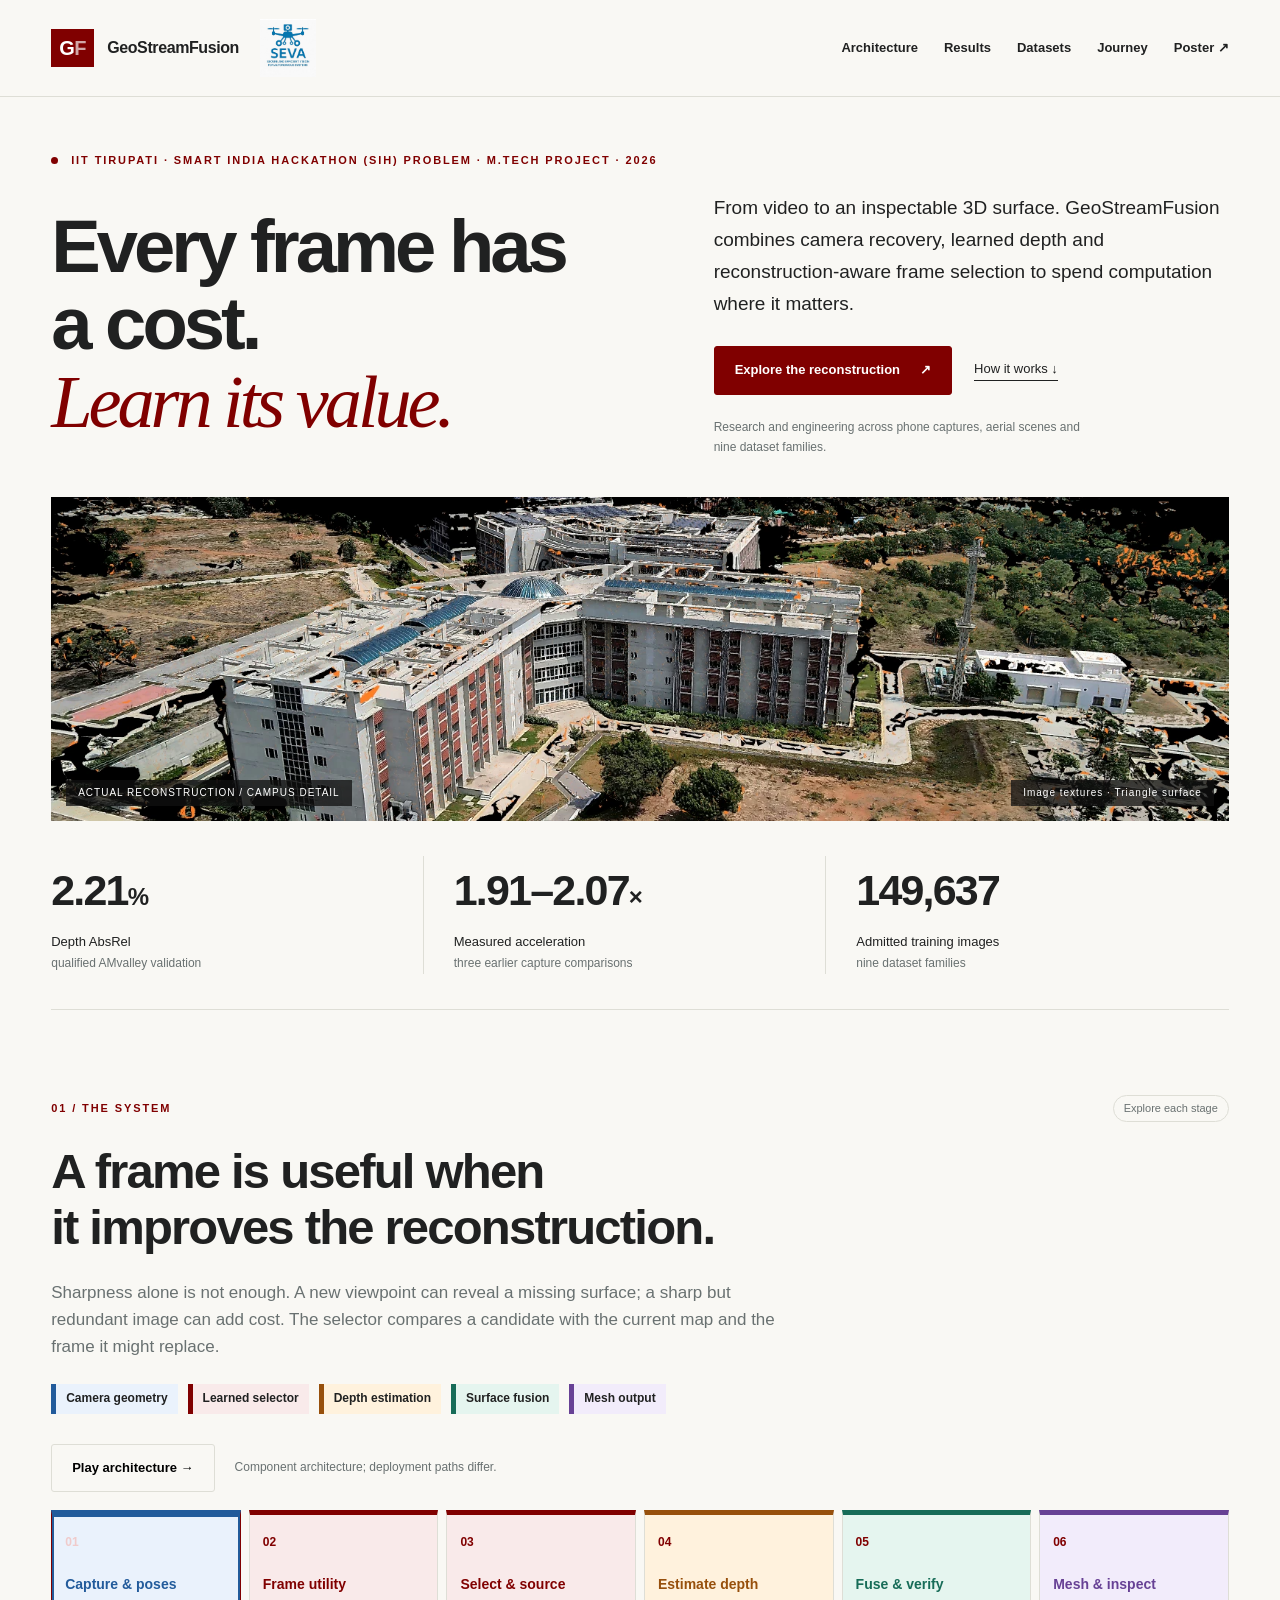
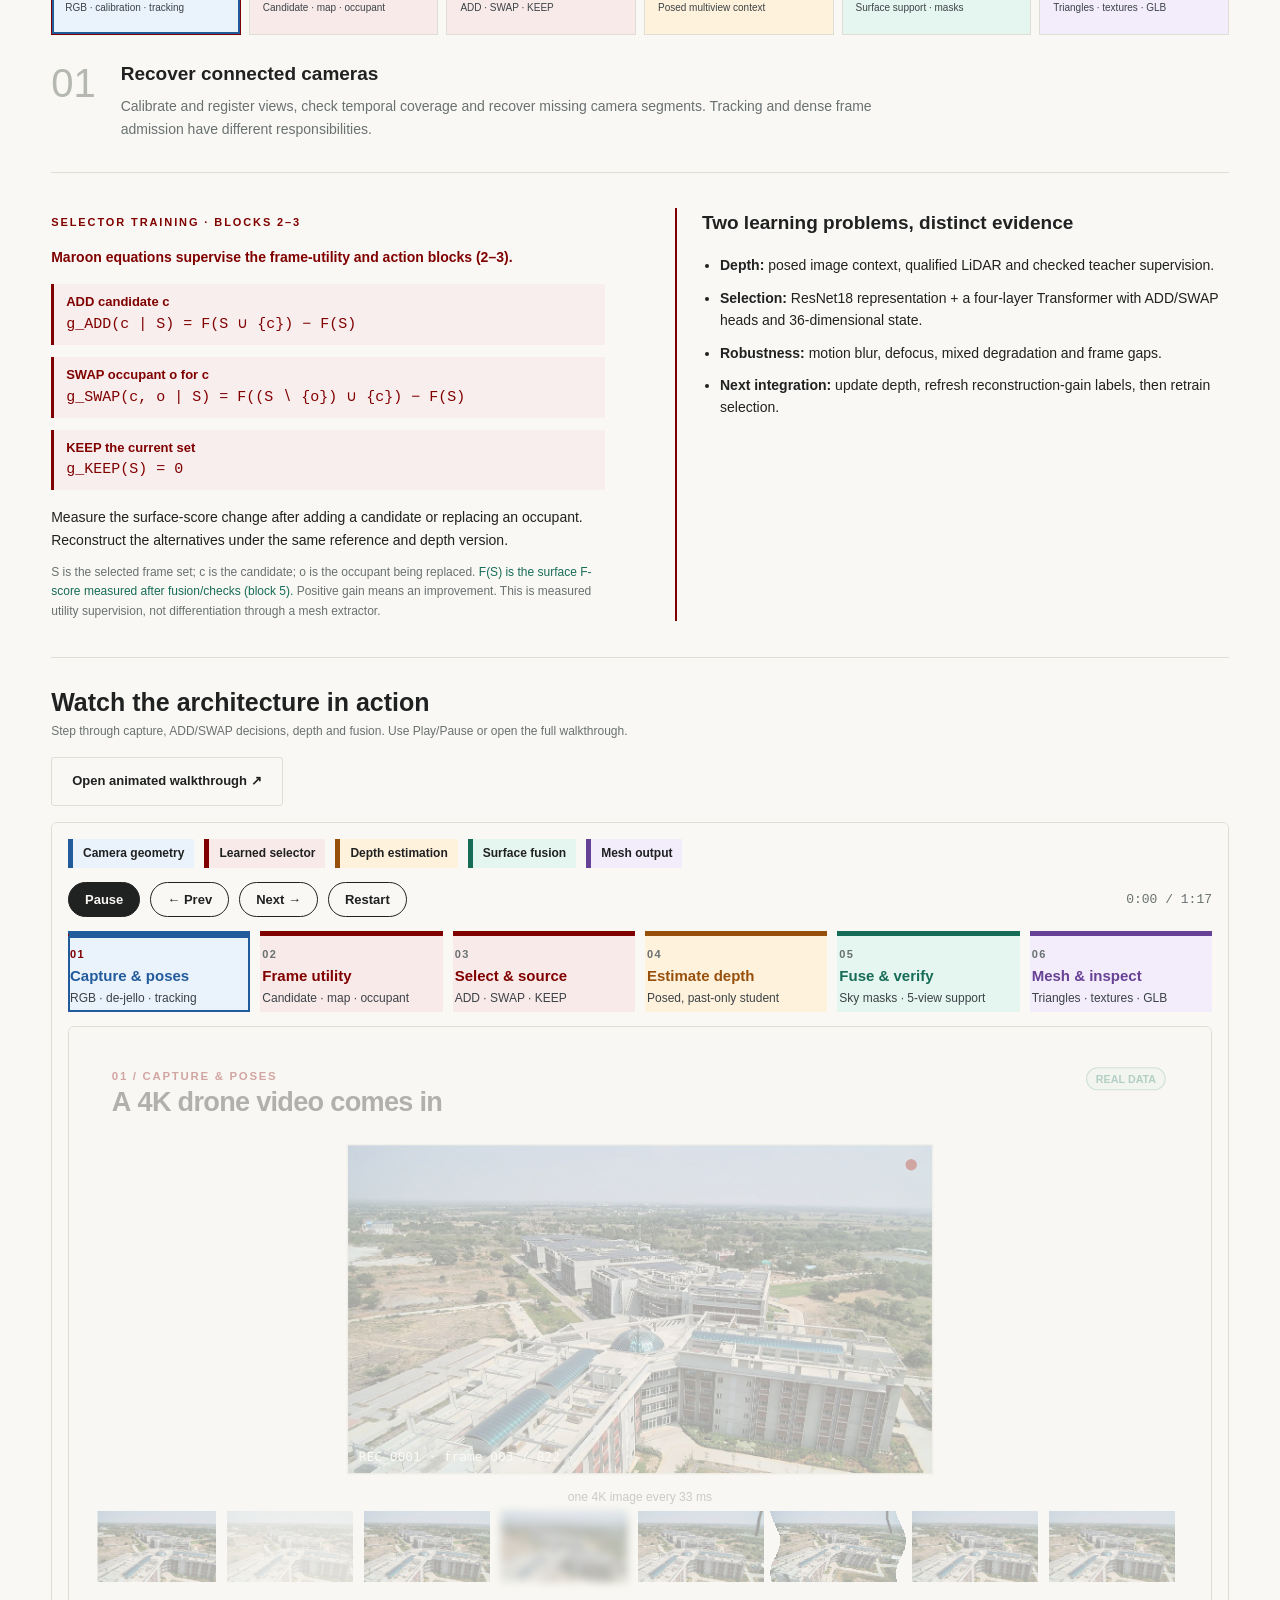
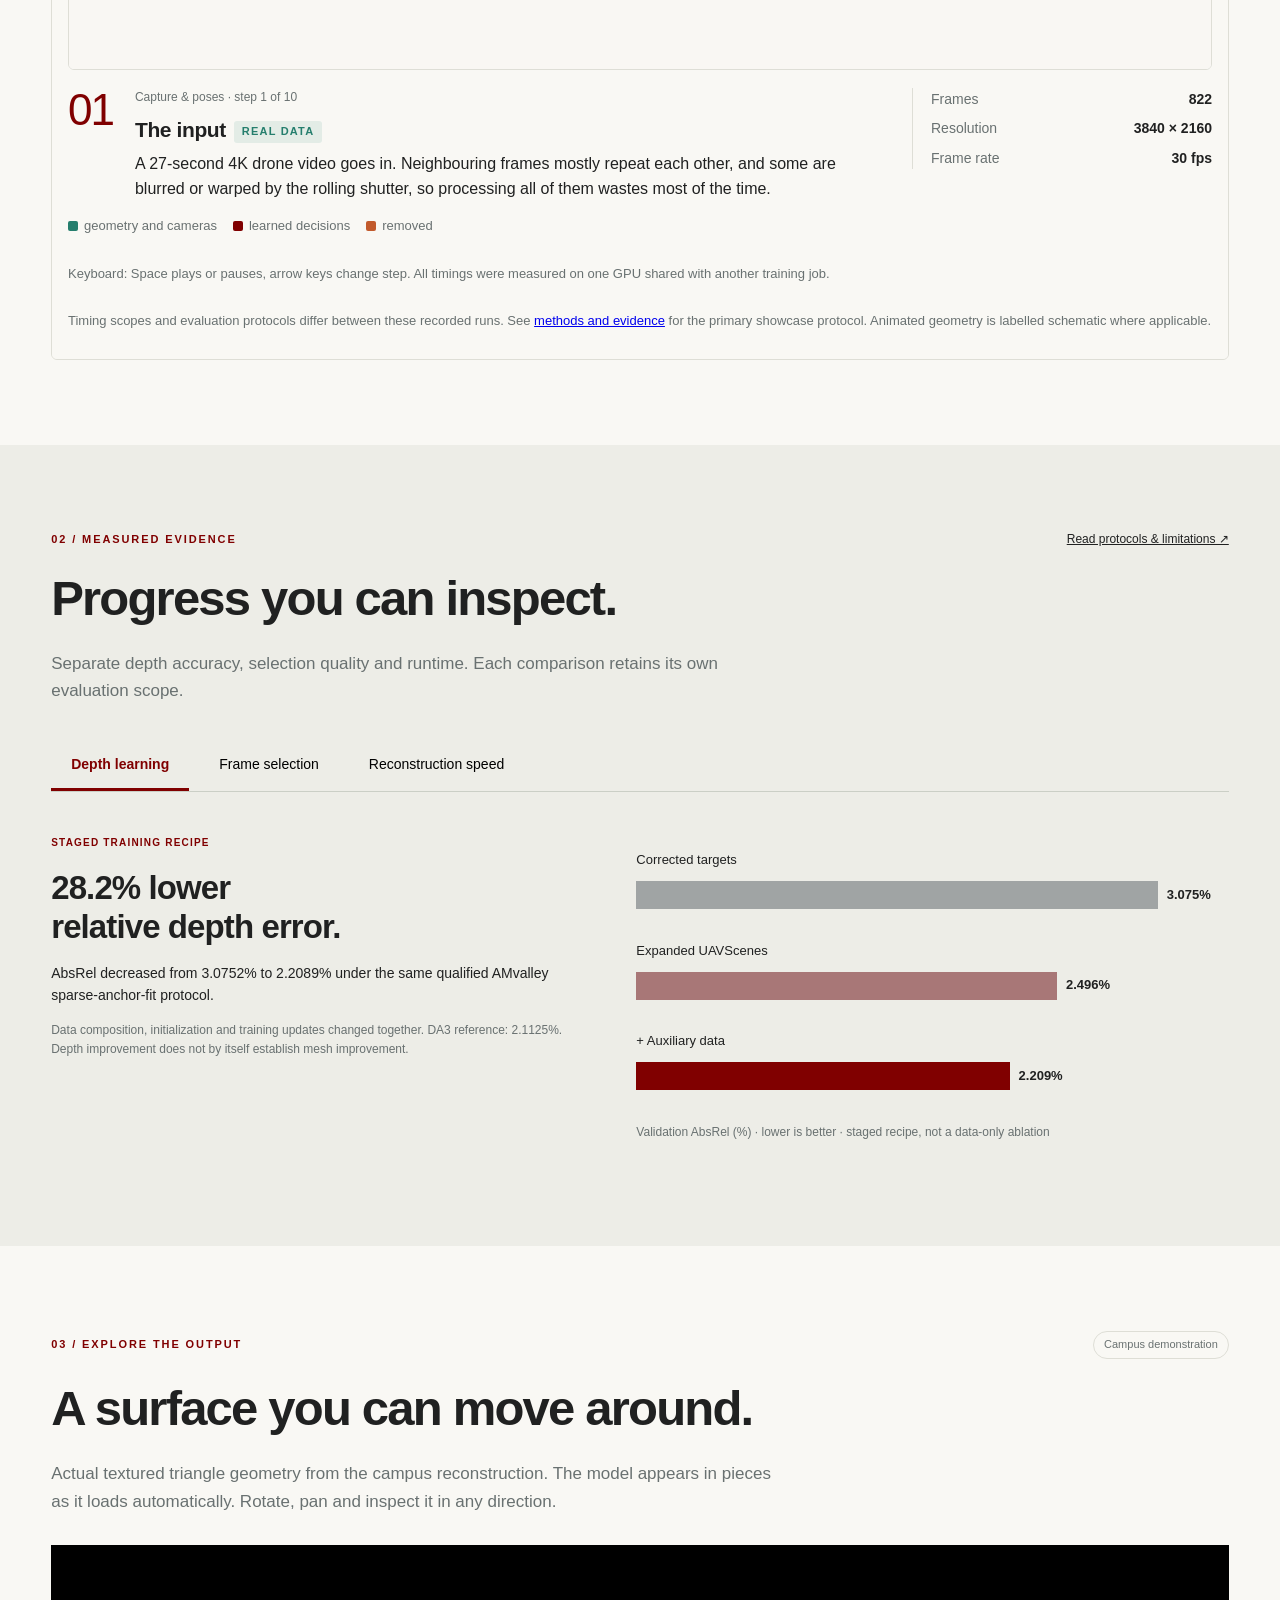
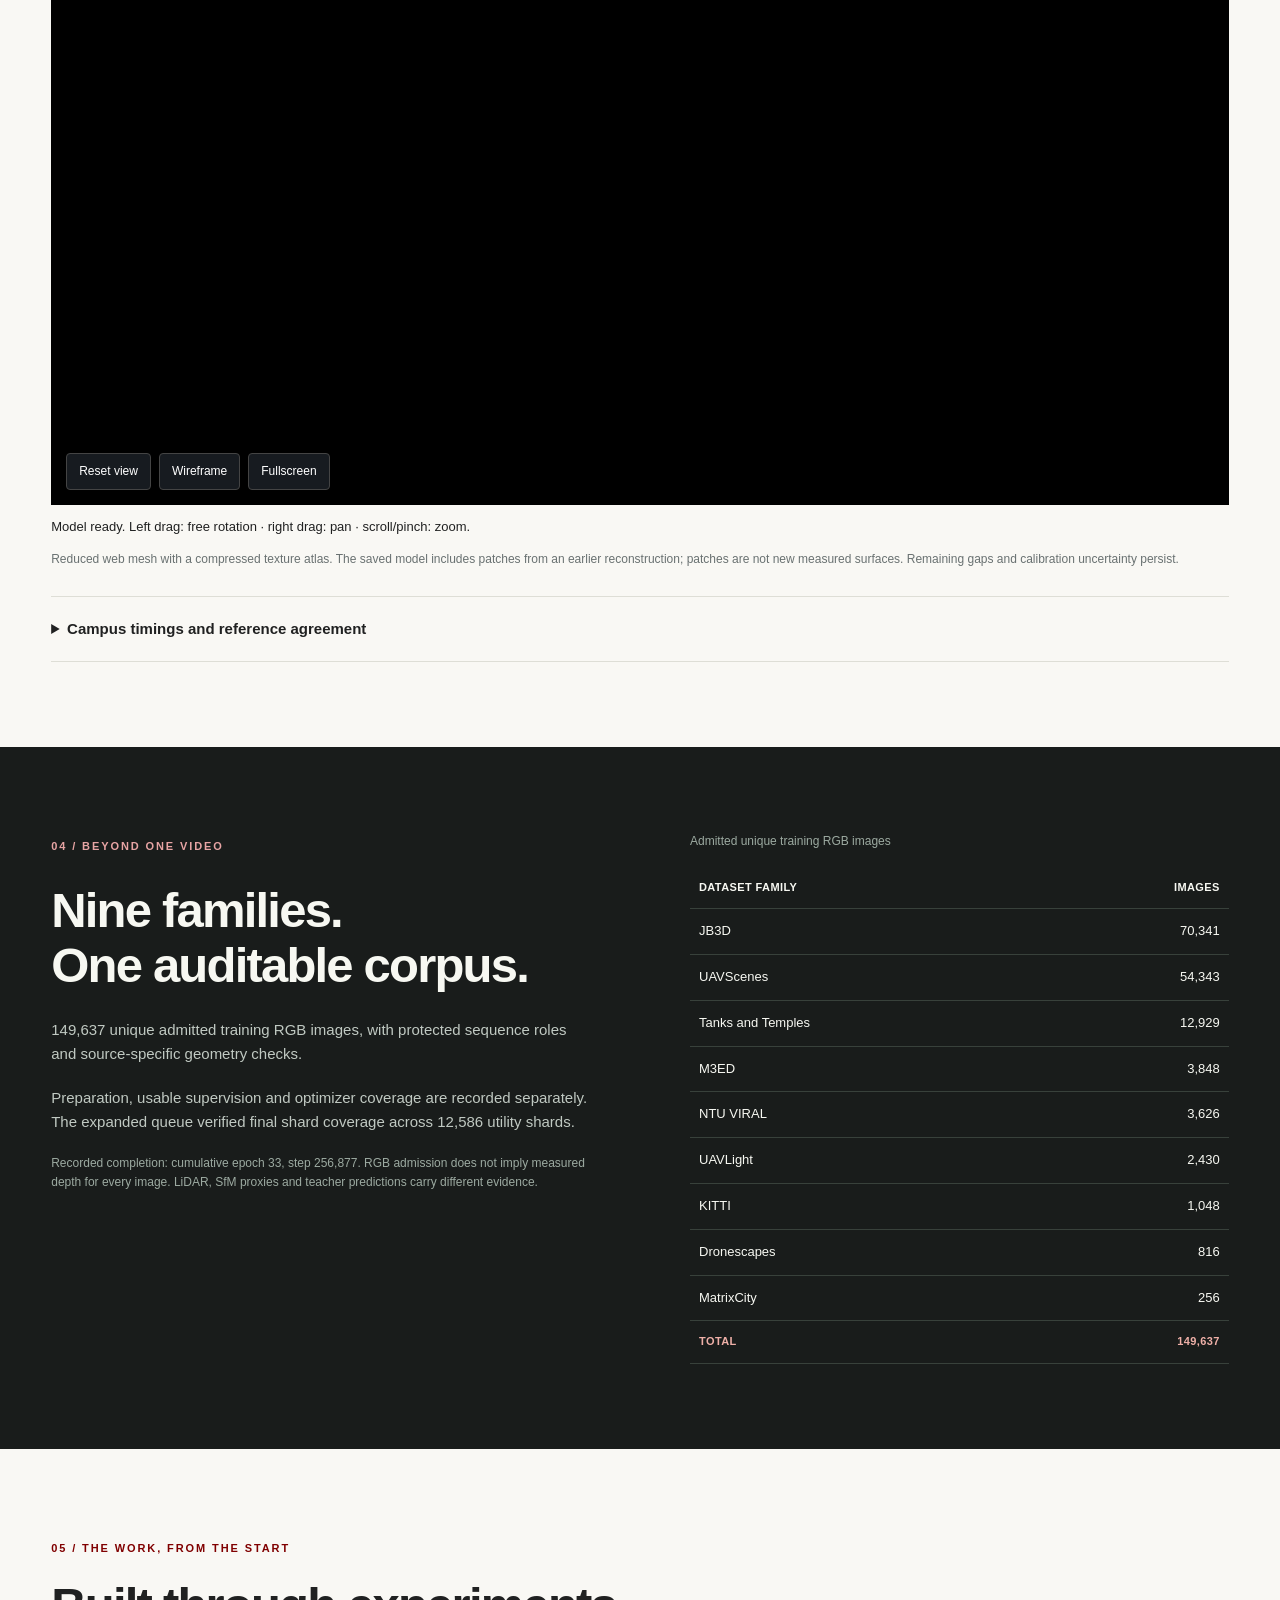
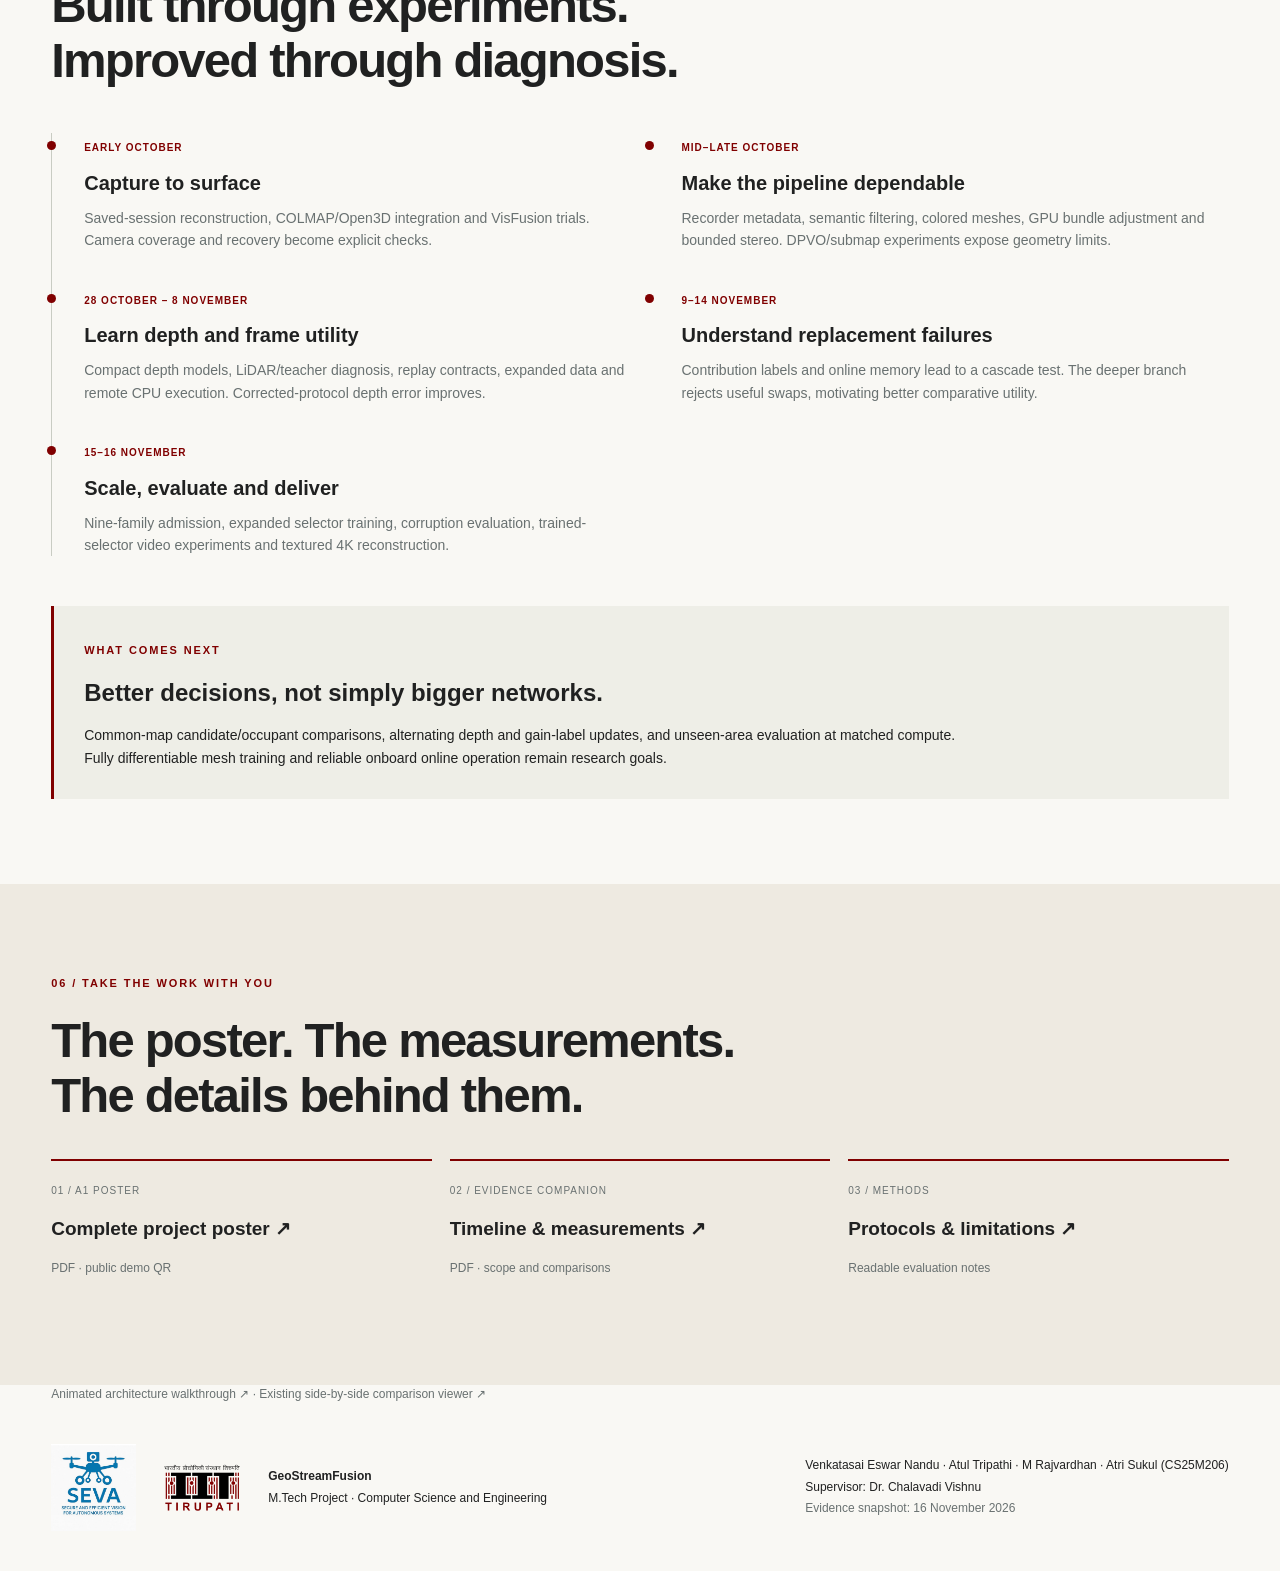
<file: index.html>
<!doctype html>
<html lang="en"><head><meta charset="utf-8"><meta name="viewport" content="width=device-width,initial-scale=1"><meta name="theme-color" content="#101111"><title>GeoStreamFusion</title><script>
// Begin downloads immediately, but reserve navigation to the viewer for a click.
history.scrollRestoration = 'manual';
if (location.hash === '#reconstruction') {
  history.replaceState(history.state, '', location.pathname + location.search);
}
</script><meta property="og:site_name" content="GeoStreamFusion"><meta property="og:title" content="GeoStreamFusion"><link rel="canonical" href="https://cs25m213-gif.github.io/3D_reconstruction/"><meta name="description" content="IIT Tirupati research project: reconstruction-aware frame selection, compact depth learning, measured experiments and an interactive campus mesh."><link rel="stylesheet" href="style.css?v=8"><link rel="icon" href="assets/iittp_logo.png"><script type="importmap">{"imports":{"three":"./assets/three.module.js"}}</script></head>
<body><a class="skip" href="#main">Skip to content</a>
<header><a class="brand" href="#"><span class="brand-mark">G<span>F</span></span> GeoStreamFusion</a><a class="seva-header" href="https://sevalab-iitt.github.io/" aria-label="SEVA Lab"><img src="assets/seva-logo.png" alt="SEVA — Secure and Efficient Vision for Autonomous Systems" width="58" height="58"></a><nav aria-label="Main"><a href="#architecture">Architecture</a><a href="#results">Results</a><a href="#data">Datasets</a><a href="#journey">Journey</a><a href="#downloads">Poster ↗</a></nav></header>
<main id="main"><section class="hero wrap"><div class="eyebrow"><span class="dot"></span> IIT TIRUPATI · SMART INDIA HACKATHON (SIH) PROBLEM · M.TECH PROJECT · 2026</div><div class="hero-grid"><h1>Every frame has<br/>a cost.<br/><em>Learn its value.</em></h1><div class="hero-copy"><p>From video to an inspectable 3D surface. GeoStreamFusion combines camera recovery, learned depth and reconstruction-aware frame selection to spend computation where it matters.</p><div class="actions"><a class="button primary" href="#reconstruction">Explore the reconstruction <span>↗</span></a><a class="text-link" href="#architecture">How it works ↓</a></div><p class="small">Research and engineering across phone captures, aerial scenes and nine dataset families.</p></div></div>
<div class="hero-image"><img src="assets/campus.webp" width="1920" height="540" alt="Textured reconstruction of the IIT campus building, rendered from the saved patched mesh" fetchpriority="high"><span class="image-label">ACTUAL RECONSTRUCTION / CAMPUS DETAIL</span><span class="image-note">Image textures · Triangle surface</span></div>
<div class="headline-stats"><div><strong>2.21<span>%</span></strong><p>Depth AbsRel<br/><small>qualified AMvalley validation</small></p></div><div><strong>1.91–2.07<span>×</span></strong><p>Measured acceleration<br/><small>three earlier capture comparisons</small></p></div><div><strong>149,637</strong><p>Admitted training images<br/><small>nine dataset families</small></p></div></div></section>
<section id="architecture" class="section wrap"><div class="section-top"><span class="eyebrow">01 / THE SYSTEM</span><span class="tag">Explore each stage</span></div><h2>A frame is useful when<br/>it improves the reconstruction.</h2><p class="intro">Sharpness alone is not enough. A new viewpoint can reveal a missing surface; a sharp but redundant image can add cost. The selector compares a candidate with the current map and the frame it might replace.</p><div class="architecture-legend" aria-label="Architecture colour legend"><span class="role-pose">Camera geometry</span><span class="role-selector">Learned selector</span><span class="role-depth">Depth estimation</span><span class="role-fusion">Surface fusion</span><span class="role-export">Mesh output</span></div><div class="flow-controls"><button id="play-flow" class="button">Play architecture →</button><span>Component architecture; deployment paths differ.</span></div><div class="flow" aria-label="Architecture stages">
<button class="stage active" data-role="pose" data-stage="0" aria-pressed="true"><b>01</b><strong>Capture & poses</strong><small>RGB · calibration · tracking</small></button><button class="stage" data-role="selector" data-stage="1" aria-pressed="false"><b>02</b><strong>Frame utility</strong><small>Candidate · map · occupant</small></button><button class="stage" data-role="selector" data-stage="2" aria-pressed="false"><b>03</b><strong>Select & source</strong><small>ADD · SWAP · KEEP</small></button><button class="stage" data-role="depth" data-stage="3" aria-pressed="false"><b>04</b><strong>Estimate depth</strong><small>Posed multiview context</small></button><button class="stage" data-role="fusion" data-stage="4" aria-pressed="false"><b>05</b><strong>Fuse & verify</strong><small>Surface support · masks</small></button><button class="stage" data-role="export" data-stage="5" aria-pressed="false"><b>06</b><strong>Mesh & inspect</strong><small>Triangles · textures · GLB</small></button></div>
<div class="stage-description" aria-live="polite"><span id="stage-number">01</span><div><h3 id="stage-title">Recover connected cameras</h3><p id="stage-copy">Calibrate and register views, check temporal coverage and recover missing camera segments. Tracking and dense frame admission have different responsibilities.</p></div></div>
<div class="training-grid"><div><span class="eyebrow">SELECTOR TRAINING · BLOCKS 2–3</span><p class="selector-equation-key">Maroon equations supervise the frame-utility and action blocks (2–3).</p><div class="action-equations"><div><b>ADD candidate c</b><code>g_ADD(c | S) = F(S ∪ {c}) − F(S)</code></div><div><b>SWAP occupant o for c</b><code>g_SWAP(c, o | S) = F((S ∖ {o}) ∪ {c}) − F(S)</code></div><div><b>KEEP the current set</b><code>g_KEEP(S) = 0</code></div></div><p>Measure the surface-score change after adding a candidate or replacing an occupant. Reconstruct the alternatives under the same reference and depth version.</p><p class="small">S is the selected frame set; c is the candidate; o is the occupant being replaced. <span class="fusion-equation-key">F(S) is the surface F-score measured after fusion/checks (block 5).</span> Positive gain means an improvement. This is measured utility supervision, not differentiation through a mesh extractor.</p></div><div class="training-spec"><h3>Two learning problems, distinct evidence</h3><ul><li><strong>Depth:</strong> posed image context, qualified LiDAR and checked teacher supervision.</li><li><strong>Selection:</strong> ResNet18 representation + a four-layer Transformer with ADD/SWAP heads and 36-dimensional state.</li><li><strong>Robustness:</strong> motion blur, defocus, mixed degradation and frame gaps.</li><li><strong>Next integration:</strong> update depth, refresh reconstruction-gain labels, then retrain selection.</li></ul></div></div><div class="walkthrough-panel"><h3>Watch the architecture in action</h3><p class="small">Step through capture, ADD/SWAP decisions, depth and fusion. Use Play/Pause or open the full walkthrough.</p><a class="button" href="walkthrough/">Open animated walkthrough ↗</a><iframe title="GeoStreamFusion animated architecture walkthrough" src="walkthrough/?embed=1&v=7" loading="lazy" sandbox="allow-scripts allow-same-origin" class="walkthrough-frame" scrolling="no"></iframe></div></section>
<section id="results" class="results section"><div class="wrap"><div class="section-top"><span class="eyebrow">02 / MEASURED EVIDENCE</span><a href="methods.html">Read protocols & limitations ↗</a></div><h2>Progress you can inspect.</h2><p class="intro">Separate depth accuracy, selection quality and runtime. Each comparison retains its own evaluation scope.</p><div class="tabs" role="tablist" aria-label="Result category"><button id="tab-depth" role="tab" aria-selected="true" aria-controls="panel-depth" data-tab="depth">Depth learning</button><button id="tab-selector" role="tab" aria-selected="false" aria-controls="panel-selector" data-tab="selector">Frame selection</button><button id="tab-speed" role="tab" aria-selected="false" aria-controls="panel-speed" data-tab="speed">Reconstruction speed</button></div>
<div id="panel-depth" class="result-panel" role="tabpanel" aria-labelledby="tab-depth"><div><span class="result-kicker">STAGED TRAINING RECIPE</span><h3>28.2% lower<br/>relative depth error.</h3><p>AbsRel decreased from 3.0752% to 2.2089% under the same qualified AMvalley sparse-anchor-fit protocol.</p><p class="small">Data composition, initialization and training updates changed together. DA3 reference: 2.1125%. Depth improvement does not by itself establish mesh improvement.</p></div><div class="bar-chart" aria-label="Depth AbsRel: corrected targets 3.0752 percent, expanded UAVScenes 2.4960 percent, auxiliary data 2.2089 percent"><div class="bar-row"><span>Corrected targets</span><div><i style="width:88%;background:#a0a4a4"></i><b>3.075%</b></div></div><div class="bar-row"><span>Expanded UAVScenes</span><div><i style="width:71%;background:#a87777"></i><b>2.496%</b></div></div><div class="bar-row"><span>+ Auxiliary data</span><div><i style="width:63%"></i><b>2.209%</b></div></div><small>Validation AbsRel (%) · lower is better · staged recipe, not a data-only ablation</small></div></div>
<div id="panel-selector" class="result-panel" role="tabpanel" aria-labelledby="tab-selector" hidden><div><span class="result-kicker">BUDGET-MATCHED CONTROL</span><h3>34.3% above<br/>uniform sampling.</h3><p>The expanded checkpoint scores 0.3131 vs 0.2332 for its matched uniform control; it wins in 77% of evaluated variants.</p><p class="small">DINO-middle remains stronger at 0.3406. The earlier learned checkpoint scored 0.3342 at a different kept-frame fraction. More training did not establish a better overall selector.</p></div><div class="table-scroll"><table><caption>100 variants = 20 validation clips × 5 conditions</caption><thead><tr><th>Policy</th><th>Surface F ↑</th></tr></thead><tbody><tr><td>Uniform · matched budget</td><td>0.2332</td></tr><tr class="highlight"><td>Expanded learned selector</td><td>0.3131</td></tr><tr><td>DINO-middle · matched budget</td><td>0.3406</td></tr></tbody></table><p class="small">Reference poses, predicted depth, TSDF surface score. Thresholds tuned on AMtown03. Variants share base scenes; these are not 100 independent scenes.</p></div></div>
<div id="panel-speed" class="result-panel" role="tabpanel" aria-labelledby="tab-speed" hidden><div><span class="result-kicker">GPU BUNDLE ADJUSTMENT + BOUNDED STEREO</span><h3>About twice as fast<br/>on three captures.</h3><p>CASPAR and bounded stereo reduced measured reconstruction time across three earlier saved sessions.</p><p class="small">One measurement per configuration, with internal quality checks. This is not an independent certification of identical metric mesh quality.</p></div><div class="table-scroll"><table><caption>Earlier capture comparisons · seconds ↓</caption><thead><tr><th>Capture</th><th>Earlier</th><th>Accelerated</th><th>Ratio</th></tr></thead><tbody><tr><td>A · 170532</td><td>452.64</td><td>222.03</td><td>2.04×</td></tr><tr><td>B · 170757</td><td>630.33</td><td>329.85</td><td>1.91×</td></tr><tr><td>C · 100642</td><td>311.90</td><td>150.35</td><td>2.07×</td></tr></tbody></table></div></div></div></section>
<section id="reconstruction" class="section wrap"><div class="section-top"><span class="eyebrow">03 / EXPLORE THE OUTPUT</span><span class="tag">Campus demonstration</span></div><h2>A surface you can move around.</h2><p class="intro">Actual textured triangle geometry from the campus reconstruction. The model appears in pieces as it loads automatically. Rotate, pan and inspect it in any direction.</p><div id="viewer" class="viewer"><img id="viewer-preview" src="assets/campus.webp" alt="Preview of the interactive campus reconstruction" loading="lazy"><div class="viewer-overlay" id="viewer-overlay"><button id="load-model" class="button primary">Loading 3D viewer…</button><span id="model-size">Progressive 3D · four parallel downloads</span></div><div id="canvas-host" hidden></div><div id="viewer-tools" hidden><button id="reset-view">Reset view</button><button id="wire-view" aria-pressed="false">Wireframe</button><button id="full-view">Fullscreen</button></div></div><p id="viewer-status" role="status">Loading the interactive model. Left drag: rotate freely · right drag: pan · scroll/pinch: zoom.</p><p class="small">Reduced web mesh with a compressed texture atlas. The saved model includes patches from an earlier reconstruction; patches are not new measured surfaces. Remaining gaps and calibration uncertainty persist.</p>
<details><summary>Campus timings and reference agreement</summary><div class="table-scroll"><table><thead><tr><th>Reconstruction method</th><th>Recorded time (min)</th><th>F@2% ↑</th></tr></thead><tbody><tr><td>Native 4K · stereo</td><td>67.66</td><td>Reference</td></tr><tr><td>DA3-assisted · dense reconstruction</td><td>8.58</td><td>0.9533</td></tr><tr><td>Student + fallback · 84 views</td><td>14.41</td><td>0.8564</td></tr><tr><td>Selected + fallback · 17 views</td><td>8.30</td><td>0.7958</td></tr></tbody></table></div><p class="small">Reconstruction-stage timings: camera estimation, frame selection and final texturing are excluded from the dense runs; the 4K row measures stereo only. These are not end-to-end timings. F compares to the reconstructed 4K reference at 2% of robust scene extent, within the evaluation crop; it is not independent ground truth. The pictured patched model is a qualitative demonstration, not the metric reference.</p></details></section>
<section id="data" class="section data-section"><div class="wrap data-grid"><div><span class="eyebrow">04 / BEYOND ONE VIDEO</span><h2>Nine families.<br/>One auditable corpus.</h2><p>149,637 unique admitted training RGB images, with protected sequence roles and source-specific geometry checks.</p><p>Preparation, usable supervision and optimizer coverage are recorded separately. The expanded queue verified final shard coverage across 12,586 utility shards.</p><p class="small">Recorded completion: cumulative epoch 33, step 256,877. RGB admission does not imply measured depth for every image. LiDAR, SfM proxies and teacher predictions carry different evidence.</p></div><div><table class="dataset-table"><caption>Admitted unique training RGB images</caption><thead><tr><th>Dataset family</th><th>Images</th></tr></thead><tbody><tr><td>JB3D</td><td>70,341</td></tr><tr><td>UAVScenes</td><td>54,343</td></tr><tr><td>Tanks and Temples</td><td>12,929</td></tr><tr><td>M3ED</td><td>3,848</td></tr><tr><td>NTU VIRAL</td><td>3,626</td></tr><tr><td>UAVLight</td><td>2,430</td></tr><tr><td>KITTI</td><td>1,048</td></tr><tr><td>Dronescapes</td><td>816</td></tr><tr><td>MatrixCity</td><td>256</td></tr></tbody><tfoot><tr><th>Total</th><th>149,637</th></tr></tfoot></table></div></div></section>
<section id="journey" class="section wrap"><span class="eyebrow">05 / THE WORK, FROM THE START</span><h2>Built through experiments.<br/>Improved through diagnosis.</h2><div class="timeline"><article><time>EARLY OCTOBER</time><h3>Capture to surface</h3><p>Saved-session reconstruction, COLMAP/Open3D integration and VisFusion trials. Camera coverage and recovery become explicit checks.</p></article><article><time>MID–LATE OCTOBER</time><h3>Make the pipeline dependable</h3><p>Recorder metadata, semantic filtering, colored meshes, GPU bundle adjustment and bounded stereo. DPVO/submap experiments expose geometry limits.</p></article><article><time>28 OCTOBER – 8 NOVEMBER</time><h3>Learn depth and frame utility</h3><p>Compact depth models, LiDAR/teacher diagnosis, replay contracts, expanded data and remote CPU execution. Corrected-protocol depth error improves.</p></article><article><time>9–14 NOVEMBER</time><h3>Understand replacement failures</h3><p>Contribution labels and online memory lead to a cascade test. The deeper branch rejects useful swaps, motivating better comparative utility.</p></article><article><time>15–16 NOVEMBER</time><h3>Scale, evaluate and deliver</h3><p>Nine-family admission, expanded selector training, corruption evaluation, trained-selector video experiments and textured 4K reconstruction.</p></article></div><div class="next"><span class="eyebrow">WHAT COMES NEXT</span><h3>Better decisions, not simply bigger networks.</h3><p>Common-map candidate/occupant comparisons, alternating depth and gain-label updates, and unseen-area evaluation at matched compute. Fully differentiable mesh training and reliable onboard online operation remain research goals.</p></div></section>
<section id="downloads" class="downloads section"><div class="wrap"><span class="eyebrow">06 / TAKE THE WORK WITH YOU</span><h2>The poster. The measurements.<br/>The details behind them.</h2><div class="download-grid"><a href="assets/poster.pdf" class="download"><span>01 / A1 POSTER</span><strong>Complete project poster ↗</strong><small>PDF · public demo QR</small></a><a href="assets/work-and-measurements.pdf" class="download"><span>02 / EVIDENCE COMPANION</span><strong>Timeline & measurements ↗</strong><small>PDF · scope and comparisons</small></a><a href="methods.html" class="download"><span>03 / METHODS</span><strong>Protocols & limitations ↗</strong><small>Readable evaluation notes</small></a></div></div></section>
<section class="wrap"><p class="small"><a href="architecture/">Animated architecture walkthrough ↗</a> · <a href="viewer/">Existing side-by-side comparison viewer ↗</a></p></section><footer class="wrap"><div><img class="seva-footer" src="assets/seva-logo.png" alt="SEVA Lab" width="85" loading="lazy"><img src="assets/iittp_logo.png" alt="Indian Institute of Technology Tirupati" width="105" loading="lazy"><p><strong>GeoStreamFusion</strong><br/>M.Tech Project · Computer Science and Engineering</p></div><p>Venkatasai Eswar Nandu · Atul Tripathi · M Rajvardhan · Atri Sukul (CS25M206)<br/>Supervisor: Dr. Chalavadi Vishnu<br/><small>Evidence snapshot: 16 November 2026</small></p></footer></main><script src="app.js?v=6" defer></script></body></html>
</file>
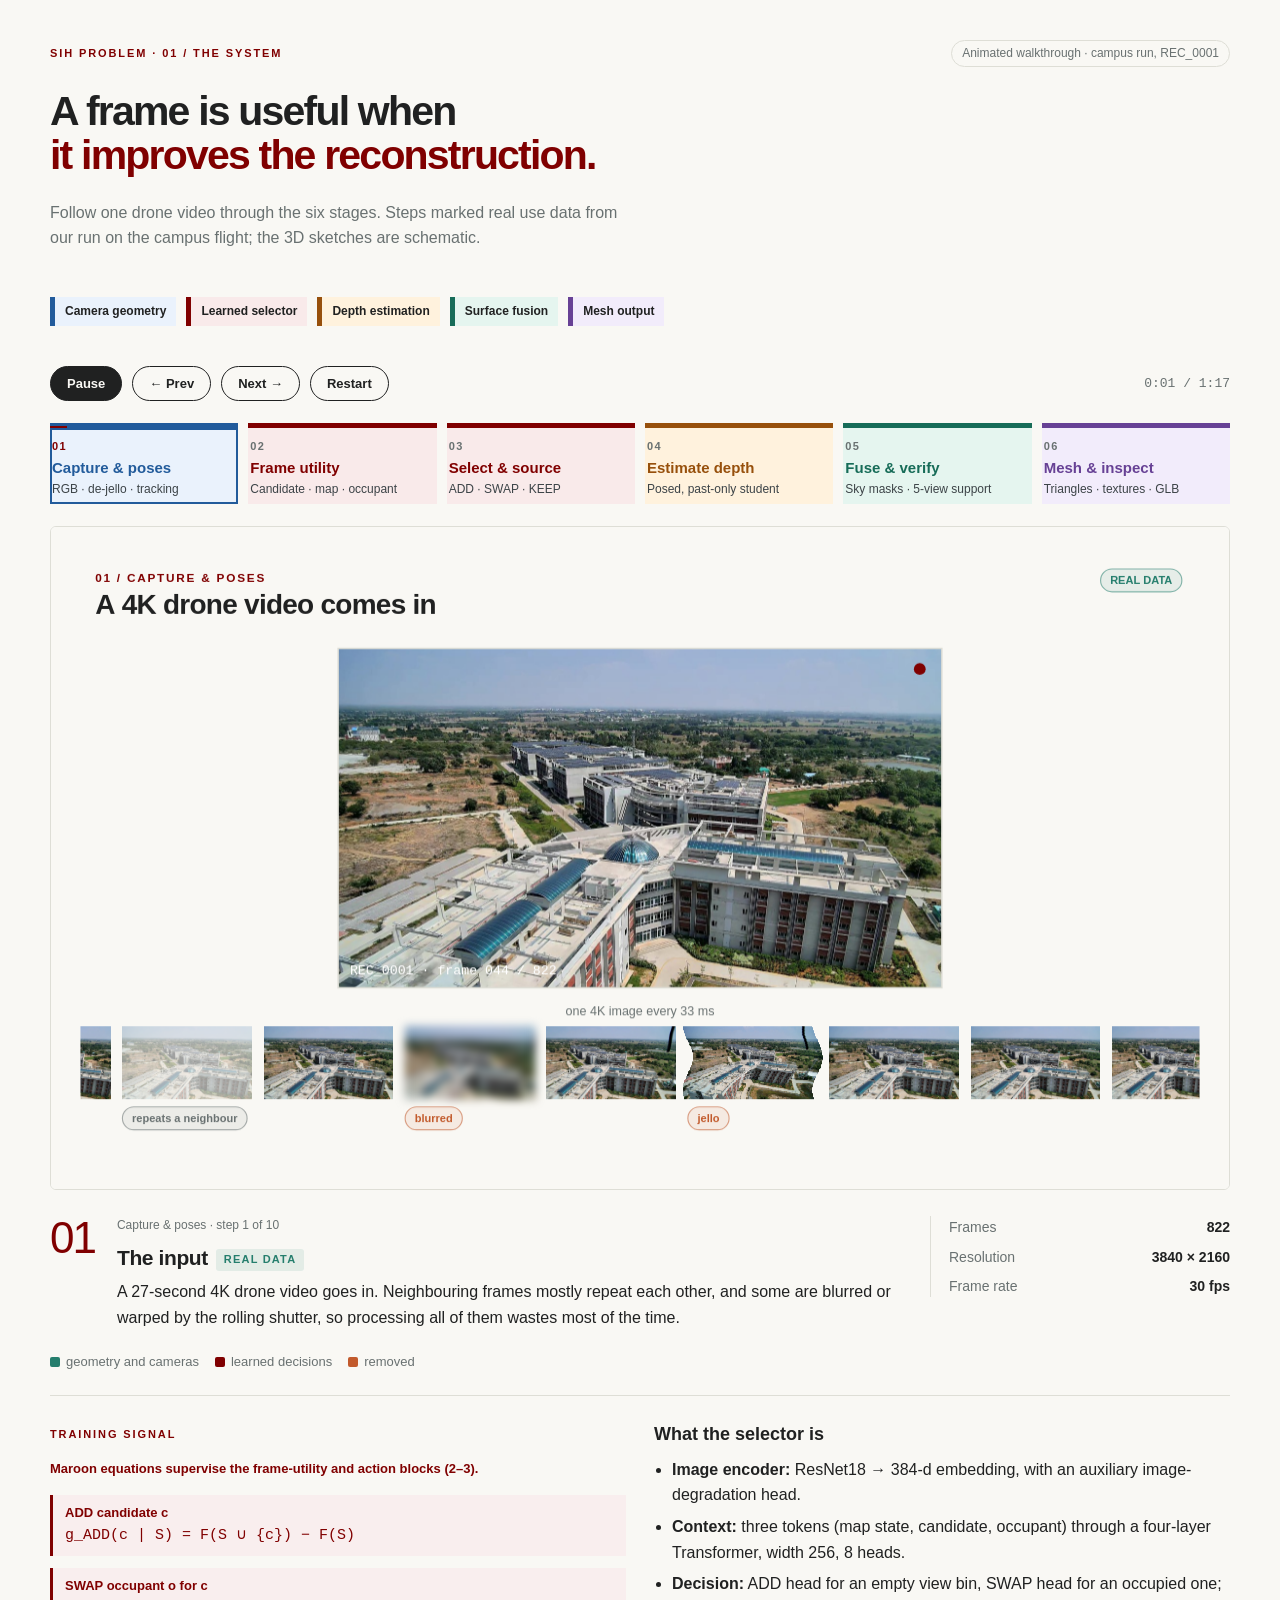
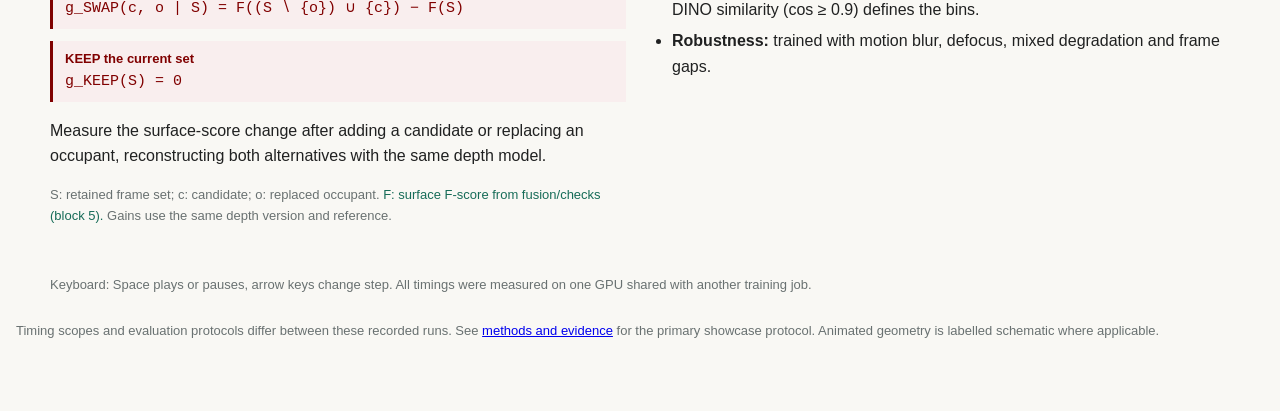
<file: walkthrough/index.html>
<!doctype html><html><head><meta charset=utf8><meta name=viewport content="width=device-width,initial-scale=1,viewport-fit=cover"><style>
.architecture-legend{display:flex;flex-wrap:wrap;gap:10px;margin:24px 0 18px;font-size:12px;font-weight:650}
.architecture-legend span{padding:5px 10px;border-left:5px solid var(--role);background:var(--tint)}
.role-pose,[data-role="pose"]{--role:#225b9b;--tint:#eaf2fc}
.role-selector,[data-role="selector"]{--role:#800000;--tint:#f9eaea}
.role-depth,[data-role="depth"]{--role:#97500c;--tint:#fff2dd}
.role-fusion,[data-role="fusion"]{--role:#176c58;--tint:#e5f5ef}
.role-export,[data-role="export"]{--role:#674195;--tint:#f2ecfb}
.stage[data-role]{background:var(--tint);border-top:5px solid var(--role);color:var(--role)}
.stage[data-role] small{color:#3c4347}.stage[data-role].active{box-shadow:inset 0 0 0 2px var(--role);background:var(--tint);color:var(--role)}
.action-equations{display:grid;gap:12px;margin:16px 0}.action-equations>div{border-left:3px solid #800000;padding:8px 12px;background:#f9eeee;min-width:0}
.action-equations b{font-size:13px;display:block}.action-equations code{display:block;font-size:clamp(10px,1.4vw,15px);white-space:normal;overflow-wrap:anywhere}
.walkthrough-panel{margin-top:36px;padding-top:24px;border-top:1px solid var(--line)}.walkthrough-panel h3{font-size:25px}.walkthrough-panel .button{margin:16px 0}.walkthrough-frame{width:100%;height:790px;border:1px solid var(--line);border-radius:6px;background:var(--paper)}
@media(max-width:600px){.walkthrough-frame{height:720px}}
:root{color-scheme:light;box-sizing:border-box;padding-top:env(safe-area-inset-top,0px);padding-bottom:env(safe-area-inset-bottom,0px)}html{scroll-padding-top:env(safe-area-inset-top,0px)}body{margin:0;padding:0;font:14px -apple-system,BlinkMacSystemFont,sans-serif;background:#fff;color:#000}img{max-width:100%}[hidden]:not([hidden=until-found i]){display:none!important}</style><style>
/* Match utility equations to selector blocks 2–3 and the evaluation note to fusion block 5. */
.action-equations,.action-equations code,.selector-equation-key{color:#800000}.selector-equation-key{font-size:13px;font-weight:650}.fusion-equation-key{color:#176c58}
</style></head><body>
<meta charset="utf-8">
<title>GeoStreamFusion Walkthrough</title>
<script>if(new URLSearchParams(location.search).has('embed'))document.documentElement.classList.add('embedded');</script>
<style>
html.embedded{overflow:hidden}
html.embedded body{padding:16px}
.embedded .wrap>.top,.embedded .wrap>h2,.embedded .wrap>.intro,.embedded .training{display:none}
.embedded .wrap{gap:14px}
.embedded .architecture-legend{margin:0}
</style>
<style>
/* Layout: matches the GeoStreamFusion project site: paper ground, wine accent, teal for geometry,
   six stage chips above a single animated stage, then the stage description and the training signal. */
:root{ --ink:#202121; --muted:#697171; --paper:#f9f8f4; --card:#ffffff; --wine:#800000; --line:#deded6; --teal:#257e6d; --cut:#c25a2c;
  --f:"Segoe UI",Arial,sans-serif; --mono:Consolas,"SFMono-Regular",Menlo,monospace; color-scheme:light }
body{background:var(--paper);color:var(--ink);font:16px/1.6 var(--f);
  padding-left:max(16px,env(safe-area-inset-left,0px));padding-right:max(16px,env(safe-area-inset-right,0px));padding-block:40px 56px}
.wrap{max-width:1180px;margin:0 auto;display:grid;gap:22px}
.top{display:flex;justify-content:space-between;align-items:center;gap:12px;flex-wrap:wrap}
.eyebrow{font-size:11px;font-weight:750;letter-spacing:1.9px;color:var(--wine);text-transform:uppercase}
.tag{font-size:12px;color:var(--muted);border:1px solid var(--line);border-radius:999px;padding:3px 10px}
h2{font-size:clamp(28px,4vw,41px);font-weight:550;letter-spacing:-1.8px;line-height:1.08;margin:0;text-wrap:balance}
h2 em{font-style:normal;color:var(--wine)}
.intro{color:var(--muted);max-width:66ch;margin:0}
.controls{display:flex;gap:10px;align-items:center;flex-wrap:wrap}
.button{font:650 13px var(--f);color:var(--ink);background:transparent;border:1px solid var(--ink);border-radius:999px;padding:9px 16px;cursor:pointer}
.button.primary{background:var(--ink);color:var(--paper)}
.button:hover{border-color:var(--wine);color:var(--wine)}.button.primary:hover{background:var(--wine);color:#fff;border-color:var(--wine)}
.button:focus-visible,.stage:focus-visible{outline:2px solid var(--wine);outline-offset:3px}
.controls .note{font-size:13px;color:var(--muted)}
.controls .time{margin-left:auto;font:13px var(--mono);color:var(--muted);font-variant-numeric:tabular-nums}
.flow{display:grid;grid-template-columns:repeat(6,minmax(0,1fr));gap:10px}
@media (max-width:820px){.flow{grid-template-columns:repeat(3,minmax(0,1fr))}}
@media (max-width:480px){.flow{grid-template-columns:repeat(2,minmax(0,1fr))}}
.stage{all:unset;cursor:pointer;display:grid;gap:3px;padding:10px 2px 4px;border-top:2px solid var(--line);position:relative;min-width:0}
.stage i{position:absolute;left:0;top:-2px;height:2px;width:0;background:var(--wine)}
.stage b{font-size:11px;font-weight:750;letter-spacing:1.4px;color:var(--muted)}
.stage strong{font-size:15px;font-weight:600;line-height:1.25}
.stage small{font-size:12px;color:var(--muted)}
.stage.active b{color:var(--wine)}
.screen{background:var(--card);border:1px solid var(--line);border-radius:6px;overflow:hidden}
canvas{display:block;width:100%;aspect-ratio:16/9;max-width:100%}
.desc{display:grid;grid-template-columns:auto minmax(0,1fr) minmax(0,300px);gap:22px;align-items:start;padding-top:4px}
@media (max-width:820px){.desc{grid-template-columns:auto minmax(0,1fr)}.desc .kv{grid-column:1/-1}}
.desc .num{font-size:44px;font-weight:300;color:var(--wine);letter-spacing:-2px;line-height:1}
.desc h3{font-size:21px;font-weight:600;letter-spacing:-.4px;margin:0 0 4px}
.desc p{margin:0;color:var(--ink)}
.desc .sub{font-size:12px;color:var(--muted);margin-bottom:6px}
.pill{display:inline-block;font-size:11px;font-weight:700;letter-spacing:1.2px;text-transform:uppercase;padding:2px 8px;border-radius:3px;margin-left:8px;vertical-align:2px}
.pill.real{color:var(--teal);background:rgba(37,126,109,.1)}.pill.sk{color:var(--muted);background:#efeee8}
.kv{display:grid;gap:7px;border-left:1px solid var(--line);padding-left:18px;min-width:0}
.kv div{display:flex;justify-content:space-between;gap:12px;font-size:14px}
.kv span{color:var(--muted)}.kv b{font-weight:600;text-align:right;font-variant-numeric:tabular-nums}
@media (max-width:820px){.kv{border-left:0;padding-left:0;border-top:1px solid var(--line);padding-top:12px}}
.training{display:grid;grid-template-columns:minmax(0,1fr) minmax(0,1fr);gap:28px;border-top:1px solid var(--line);padding-top:24px}
@media (max-width:820px){.training{grid-template-columns:minmax(0,1fr)}}
.equation{font:26px var(--mono);margin:8px 0 10px;color:var(--ink);overflow-x:auto}
.training h3{font-size:18px;font-weight:600;margin:0 0 8px}
.training ul{margin:0;padding-left:18px;display:grid;gap:6px}
.small{font-size:13px;color:var(--muted)}
.legend{display:flex;flex-wrap:wrap;gap:16px;font-size:13px;color:var(--muted)}
.legend i{display:inline-block;width:10px;height:10px;border-radius:2px;margin-right:6px;vertical-align:-1px}
</style>

<div class="wrap">
  <div class="top"><span class="eyebrow">SIH problem · 01 / The system</span><span class="tag">Animated walkthrough · campus run, REC_0001</span></div>
  <h2>A frame is useful when<br><em>it improves the reconstruction.</em></h2>
  <p class="intro">Follow one drone video through the six stages. Steps marked real use data from our run on the campus flight; the 3D sketches are schematic.</p>
  <div class="architecture-legend" aria-label="Architecture colour legend"><span class="role-pose">Camera geometry</span><span class="role-selector">Learned selector</span><span class="role-depth">Depth estimation</span><span class="role-fusion">Surface fusion</span><span class="role-export">Mesh output</span></div><div class="controls">
    <button class="button primary" id="play" type="button">Pause</button>
    <button class="button" id="prev" type="button" aria-label="Previous step">← Prev</button>
    <button class="button" id="next" type="button" aria-label="Next step">Next →</button>
    <button class="button" id="restart" type="button">Restart</button>
    <span class="time" id="time">0:00 / 0:00</span>
  </div>
  <div class="flow" id="flow" aria-label="Architecture stages"></div>
  <div class="screen"><canvas id="cv" width="1600" height="900" aria-label="Animated architecture stage"></canvas></div>
  <div class="desc" aria-live="polite">
    <span class="num" id="num">01</span>
    <div><div class="sub" id="sub">Step 1 of 10</div><h3><span id="title">The input</span><span class="pill real" id="pill">Real data</span></h3><p id="body"></p></div>
    <div class="kv" id="kv"></div>
  </div>
  <div class="legend"><span><i style="background:var(--teal)"></i>geometry and cameras</span><span><i style="background:var(--wine)"></i>learned decisions</span><span><i style="background:var(--cut)"></i>removed</span></div>
  <div class="training">
    <div><span class="eyebrow">Training signal</span>
      <p class="selector-equation-key">Maroon equations supervise the frame-utility and action blocks (2–3).</p><div class="action-equations"><div><b>ADD candidate c</b><code>g_ADD(c | S) = F(S ∪ {c}) − F(S)</code></div><div><b>SWAP occupant o for c</b><code>g_SWAP(c, o | S) = F((S ∖ {o}) ∪ {c}) − F(S)</code></div><div><b>KEEP the current set</b><code>g_KEEP(S) = 0</code></div></div>
      <p>Measure the surface-score change after adding a candidate or replacing an occupant, reconstructing both alternatives with the same depth model.</p>
      <p class="small">S: retained frame set; c: candidate; o: replaced occupant. <span class="fusion-equation-key">F: surface F-score from fusion/checks (block 5).</span> Gains use the same depth version and reference.</p></div>
    <div><h3>What the selector is</h3><ul>
      <li><strong>Image encoder:</strong> ResNet18 → 384-d embedding, with an auxiliary image-degradation head.</li>
      <li><strong>Context:</strong> three tokens (map state, candidate, occupant) through a four-layer Transformer, width 256, 8 heads.</li>
      <li><strong>Decision:</strong> ADD head for an empty view bin, SWAP head for an occupied one; DINO similarity (cos ≥ 0.9) defines the bins.</li>
      <li><strong>Robustness:</strong> trained with motion blur, defocus, mixed degradation and frame gaps.</li></ul></div>
  </div>
  <p class="small">Keyboard: Space plays or pauses, arrow keys change step. All timings were measured on one GPU shared with another training job.</p>
</div>

<script>
const DATA = {"cand":[0,2,4,6,8,10,12,14,16,17,18,20,22,24,26,28,30,32,34,36,38,40,42,44,46,48,50,52,54,56,58,60,62,64,66,68,70,72,74,76,78,80,82,83,84,86,88,90,92,94,95,96,98,100,102,104,106,107,108,110,112,114,116,118,120,122,124,126,128,130,132,134,136,137,138,140,142,144,146,148,150,152,153,154,156,158,160,162,164,166,168,170,172,174,176,178,180,182,184,186,188,190,192,194,196,198,200,202,204,206,208,210,212,214,216,218,220,222,224,226,227,228,230,232,234,236,237,238,240,242,244,246,248,250,252,254,256,258,260,262,264,266,268,270,272,274,276,278,280,282,284,286,288,290,292,294,296,298,300,302,304,306,307,308,310,312,314,316,318,320,322,324,326,328,330,332,334,336,338,340,341,342,344,346,348,350,352,354,356,358,360,362,364,366,368,370,372,374,376,378,380,382,383,384,386,388,390,392,394,396,398,400,402,404,406,408,410,412,414,416,418,420,422,424,426,428,430,432,434,436,437,438,440,442,444,446,447,448,450,452,454,456,458,460,462,464,466,468,470,472,474,476,477,478,480,482,484,485,486,488,490,492,494,496,498,500,501,502,504,506,507,508,510,512,514,515,516,518,520,522,524,526,527,528,530,532,534,536,538,540,542,544,546,547,548,550,552,554,556,558,560,562,564,565,566,568,570,572,574,576,578,580,582,584,585,586,588,590,592,594,596,598,600,602,604,606,608,610,612,613,614,616,618,620,621,622,624,626,628,630,632,634,636,637,638,640,642,644,645,646,648,650,651,652,654,656,658,660,662,664,666,668,670,672,673,674,676,678,680,682,684,686,688,690,692,694,695,696,698,700,702,704,705,706,708,710,712,714,715,716,718,720,722,724,726,727,728,730,732,734,736,737,738,740,742,744,746,748,750,751,752,754,756,758,759,760,762,764,766,768,770,772,774,776,778,780,782,784,786,788,790,791,792,794,796,798,800,802,803,804,806,808,810,812,814,815,816,818,820],"score":[0.632,0.114,-0.145,0.016,-0.202,-0.017,0.138,0.028,0.031,0.061,0.038,0.225,-0.058,-0.04,0.168,-0.003,0.102,-0.111,0.146,-0.104,0.02,0.272,0.031,0.055,0.272,0.116,-0.156,0.235,-0.199,0.052,0.025,0.076,-0.077,0.136,-0.03,0.729,0.217,0.088,-0.031,0.009,-0.116,0.017,-0.041,-0.004,-0.053,0.083,0.004,0.032,0.101,-0.202,-0.09,0.074,0.085,0.234,-0.077,0.076,0.146,0.066,-0.081,-0.011,0.025,0.067,-0.074,-0.09,-0.079,-0.067,0.106,-0.217,0.18,0.192,0.477,-0.119,0.216,-0.268,0.165,-0.217,-0.074,-0.044,-0.11,-0.158,-0.25,-0.026,-0.109,-0.209,0.113,-0.067,0.161,-0.177,0.156,-0.028,-0.173,0.021,-0.023,-0.224,-0.086,-0.059,0.011,-0.111,-0.102,-0.469,-0.087,-0.263,0.152,-0.187,-0.078,0.282,0.034,-0.159,-0.003,-0.151,-0.229,-0.346,-0.141,0.256,0.05,0.087,0.1,-0.077,0.19,0.155,-0.314,-0.062,-0.23,-0.261,-0.242,-0.279,-0.085,0.098,0.076,0.056,-0.109,0.011,-0.227,-0.207,-0.131,-0.022,0.004,-0.303,-0.221,-0.168,0.181,0.275,0.097,-0.1,-0.017,-0.335,-0.164,-0.238,-0.397,0.072,-0.347,-0.014,-0.03,-0.104,0.139,-0.288,0.185,0.098,0.177,-0.141,-0.318,-0.117,-0.314,-0.313,0.003,0.174,0.187,-0.295,-0.106,-0.276,-0.295,0.015,-0.423,-0.219,-0.213,0.308,-0.325,0.088,-0.098,0.141,-0.036,-0.167,-0.292,-0.051,-0.004,-0.249,-0.248,-0.071,0.092,-0.1,-0.095,-0.172,0.002,-0.1,-0.255,-0.064,-0.248,-0.408,-0.033,-0.315,-0.108,-0.232,-0.2,-0.179,-0.249,0.174,-0.326,0.078,0.221,-0.271,0.374,0.234,-0.17,0.081,0.091,0.017,-0.194,0.179,-0.228,0.18,-0.347,-0.124,0.022,0.326,-0.015,-0.106,0.011,0.361,-0.1,-0.242,0.262,-0.068,-0.189,0.12,0.175,-0.211,-0.232,-0.164,-0.203,-0.303,0.099,-0.285,-0.214,-0.2,-0.269,0.482,0.243,-0.113,0.184,-0.107,-0.157,0.205,-0.295,-0.246,-0.108,0.16,-0.149,-0.11,-0.094,-0.422,-0.241,-0.105,0.206,-0.205,-0.271,-0.218,-0.059,-0.017,0.061,-0.142,-0.145,0.243,0.05,0.06,0.023,-0.157,0.103,0.145,0.058,-0.18,0.479,-0.245,-0.016,-0.044,0.288,-0.248,-0.296,0.093,-0.306,-0.165,-0.24,0.337,-0.233,0.201,-0.27,-0.118,0.142,-0.118,-0.157,-0.366,-0.135,-0.317,-0.264,-0.155,-0.263,-0.166,-0.258,-0.155,0.31,-0.505,0.039,0.009,0.019,-0.262,0.332,0.585,-0.249,-0.369,-0.045,-0.177,-0.261,-0.019,-0.245,-0.081,-0.138,0.001,-0.257,-0.227,0.305,-0.244,0.11,-0.172,-0.028,-0.289,-0.234,0.25,-0.522,-0.105,0.117,0.175,0.073,0.136,-0.3,0.189,-0.218,-0.059,-0.221,-0.393,0.288,-0.365,0.356,-0.297,-0.407,-0.217,-0.026,-0.176,-0.302,0.232,0.193,0.388,-0.044,-0.05,0.076,0.026,-0.122,-0.22,-0.228,-0.143,0.149,-0.058,-0.355,0.269,-0.082,0.273,-0.856,-0.43,0.319,0.136,-1.148,0.076,-0.404,-0.796,0.489,-0.508,0.658,0.839,1.283,0.736,-0.267,-0.757,0.156,0.044,0.095,-0.136,-0.198,0.127,-0.23,0.421,0.073,-0.051,-0.156,-0.071,0.077,0.075,-0.2,-0.189,0.129,-0.135,-0.011,0.196,-0.101,-0.169,-0.129,0.275,-0.224,-0.19,0.096,-0.012,-0.271,-0.197,1.094,0.507,0.622,-0.075,-0.157,-0.233,-0.337,-0.082,-0.398,-0.257,-0.393,0.334,0.085,0.278,-0.178,0.134,0.219,0.034,-0.384,-0.088,-0.324,-0.503,-0.131,-0.333,-0.211,-0.283,-0.129,-0.289,-0.282],"windows":[[0,34],[35,69],[70,104],[105,139],[140,174],[175,209],[210,244],[245,279],[280,314],[315,349],[350,384],[385,419],[420,448]],"selected":[66,130,196,262,330,396,462,522,585,646,698,708,718,732,751,768,820],"hybrid":[0,20,26,46,52,64,66,68,86,92,106,124,130,136,156,164,180,192,196,198,214,224,238,256,262,266,282,296,310,314,330,332,340,356,370,380,396,398,412,416,432,437,444,454,462,464,476,482,494,504,508,518,522,524,536,544,552,565,574,585,586,592,606,612,622,630,637,646,648,664,670,680,690,695,698,705,708,712,718,730,732,738,746,751,758,768,770,774,791,800,816,820],"rule":[4,17,28,42,52,62,72,83,95,107,122,137,153,168,182,192,202,216,227,237,252,268,282,296,307,318,328,341,352,360,370,383,396,408,416,428,437,447,456,462,468,477,485,492,501,507,515,527,536,547,556,565,572,578,585,592,602,613,621,630,637,645,651,662,673,680,690,695,702,705,710,715,720,727,730,737,746,751,759,766,778,791,803,815],"anchors":[[0.5234,0.2604],[0.4414,0.8594],[0.3398,0.5677],[0.4531,0.3073],[0.9336,0.5208],[0.4141,0.9792],[0.668,0.5938],[0.0352,0.4427],[0.6016,0.3542],[0.5078,0.5833],[0.1094,0.8698],[0.5352,0.9219],[0.1797,0.5417],[0.7227,0.4219],[0.8984,0.8698],[0.5117,0.2552],[0.1445,0.5104],[0.5508,0.9167],[0.7422,0.6979],[0.3867,0.4948],[0.625,0.75],[0.5195,0.75],[0.6094,0.2031],[0.4531,0.7188],[0.625,0.4844],[0.7812,0.4375],[0.5234,0.2188],[0.7305,0.2604],[0.9492,0.4167],[0.0703,0.5573],[0.7695,0.8333],[0.0078,0.9427],[0.3633,0.9479],[0.4727,0.6771],[0.6992,0.349],[0.332,0.5469],[0.8984,0.6875],[0.8047,0.7188],[0.6992,0.3906],[0.3945,0.3594],[0.8711,0.4167],[0.9219,0.2812],[0.6562,0.6771],[0.3867,0.3438],[0.2812,0.2552],[0.7188,0.2969],[0.8516,0.3385],[0.793,0.4844],[0.3516,0.9635],[0.4141,0.6198],[0.6953,0.2917],[0.043,0.5],[0.9062,0.8594],[0.5742,0.875],[0.7344,0.224],[0.0352,0.2656],[0.4961,0.5938],[0.3594,0.9427],[0.4609,0.2396],[0.0078,0.25],[0.7617,0.8281],[0.3438,0.7865],[0.75,0.1979],[0.5234,0.8229],[0.5195,0.5885],[0.5273,0.7604],[0.4258,0.849],[0.2617,0.4948],[0.0859,0.2812],[0.9727,0.5885],[0.4922,0.2865],[0.2383,0.8438],[0.3164,0.6562],[0.6055,0.25],[0.582,0.3177],[0.1406,0.6094],[0.8086,0.7969],[0.5625,0.651],[0.168,0.4479],[0.6836,0.9271],[0.9219,0.6406],[0.1133,0.599],[0.1367,0.9688],[0.9727,0.276],[0.1367,0.4323],[0.0977,0.25],[0.4492,0.3333],[0.9727,0.4896],[0.6992,0.5104],[0.6641,0.6823],[0.0156,0.625],[0.9297,0.3385],[0.75,0.6562],[0.9297,0.2552],[0.7148,0.2292],[0.4609,0.6198],[0.9375,0.3698],[0.1016,0.3594],[0.6562,0.5104],[0.5508,0.6927],[0.7656,0.4271],[0.7734,0.4167],[0.0938,0.4219],[0.1875,0.4635],[0.5117,0.7292],[0.8203,0.3854],[0.9922,0.8698],[0.5352,0.2969],[0.3672,0.2865],[0.0664,0.7135],[0.1328,0.5469],[0.1719,0.4583],[0.0273,0.2344],[0.0273,0.5417],[0.4727,0.849],[0.5508,0.9062],[0.7852,0.4062],[0.5391,0.8802],[0.0938,0.5729],[0.832,0.7188],[0.4766,0.3802],[0.4531,0.7917],[0.5508,0.7708],[0.7461,0.8073],[0.9141,0.2344],[0.5469,0.7604],[0.625,0.7448],[0.3281,0.4531],[0.5312,0.4792],[0.7266,0.375],[0.6875,0.8229],[0.1953,0.5052],[0.2539,0.4583],[0.1758,0.224],[0.4297,0.4167],[0.9141,0.8802],[0.5781,0.3646],[0.7539,0.4375],[0.1367,0.5208],[0.6211,0.7135],[0.332,0.5365],[0.6133,0.8906],[0.8672,0.6146],[0.8398,0.3854],[0.5703,0.8698],[0.9883,0.8229],[0.0273,0.974],[0.7383,0.8021],[0.0977,0.6875],[0.5938,0.3229],[0.1406,0.2448],[0.75,0.9375],[0.5039,0.276],[0.7344,0.9792],[0.8555,0.7188],[0.3867,0.5156],[0.3242,0.474],[0.5625,0.8854],[0.0469,0.2396],[0.3672,0.4323],[0.9609,0.5365],[0.6484,0.9531],[0.043,0.3698],[0.4102,0.9219],[0.582,0.2135],[0.6719,0.3958],[0.4688,0.526],[0.5977,0.4427],[0.0078,0.4167],[0.2852,0.6823],[0.1523,0.2396],[0.8555,0.5],[0.6602,0.3073],[0.0742,0.3438],[0.1133,0.4635],[0.7656,0.375],[0.457,0.224],[0.3516,0.7135],[0.293,0.3385],[0.4688,0.349],[0.6406,0.5],[0.9023,0.6562],[0.7383,0.7396],[0.6875,0.3385],[0.5039,0.4688],[0.3828,0.6562],[0.3047,0.6875],[0.8945,0.8073],[0.8008,0.8594],[0.418,0.5781],[0.3555,0.3229],[0.7305,0.3229],[0.9531,0.2552],[0.2031,0.5104],[0.5625,0.3594],[0.2461,0.6302],[0.8945,0.6562],[0.8398,0.5521],[0.9219,0.8021],[0.793,0.5781],[0.5859,0.8125],[0.6797,0.349],[0.8359,0.8698],[0.2031,0.2135],[0.2773,0.7656],[0.5,0.6979],[0.0391,0.3438],[0.1992,0.625],[0.1406,0.4792],[0.8828,0.3594],[0.375,0.625],[0.2305,0.2969],[0.2305,0.2708],[0.7109,0.7917],[0.0625,0.5781],[0.0859,0.1979],[0.7227,0.4062],[0.6836,0.6042],[0.5156,0.4896],[0.918,0.4219],[0.0586,0.9219],[0.3008,0.5104],[0.6641,0.3542],[0.5508,0.3177],[0.043,0.2135],[0.9062,0.6927],[0.4922,0.7083],[0.5664,0.2969],[0.6094,0.375],[0.1602,0.7188],[0.2734,0.3385],[0.1797,0.7708],[0.7188,0.7708],[0.8125,0.2812],[0.5977,0.7656],[0.6562,0.25],[0.5625,0.5],[0.5391,0.8958],[0.2266,0.8177],[0.8242,0.8333],[0.3516,0.4271],[0.5898,0.4062],[0.3516,0.8854],[0.8867,0.6615],[0.6797,0.5833],[0.3008,0.3438],[0.3828,0.3958],[0.1719,0.4375],[0.5039,0.3854],[0.875,0.4583],[0.2539,0.4427],[0.3164,0.8177],[0.6445,0.5885],[0.4883,0.6562],[0.3047,0.2917],[0.0195,0.9323],[0.4648,0.7031],[0.3789,0.5885],[0.6211,0.4479],[0.4922,0.9323]],"swapped":65,"added":14};
const C={bg:'#f9f8f4',ink:'#202121',muted:'#697171',line:'#deded6',grid:'#e7e5dd',teal:'#257e6d',wine:'#800000',cut:'#c25a2c',panel:'#f1efe8',card:'#ffffff'};
const F='"Segoe UI",Arial,sans-serif', MONO='Consolas,"SFMono-Regular",Menlo,monospace';
const W=1600,H=900,cv=document.getElementById('cv'),ctx=cv.getContext('2d');
const reduced=matchMedia('(prefers-reduced-motion: reduce)').matches;
const IMG={};['fig_frame.jpg','depth462.jpg','sky462.png','fig_ref4k.jpg','fig_hybrid92.jpg'].forEach(n=>{const im=new Image();im.src=(window.ASSETS&&ASSETS[n])||n;IMG[n]=im;im.onload=()=>{if(!playing)draw()}});
const ok=im=>im&&im.complete&&im.naturalWidth>0;
const clamp=(x,a=0,b=1)=>Math.max(a,Math.min(b,x)),lerp=(a,b,t)=>a+(b-a)*t,seg=(p,a,b)=>clamp((p-a)/(b-a)),ease=t=>t<.5?2*t*t:1-Math.pow(-2*t+2,2)/2,out=t=>1-Math.pow(1-t,3);
let seed=7;const rnd=()=>{seed=(seed*16807)%2147483647;return (seed-1)/2147483646};
const sub=(a,b)=>[a[0]-b[0],a[1]-b[1],a[2]-b[2]],add=(a,b)=>[a[0]+b[0],a[1]+b[1],a[2]+b[2]],mul=(a,s)=>[a[0]*s,a[1]*s,a[2]*s],dot=(a,b)=>a[0]*b[0]+a[1]*b[1]+a[2]*b[2],cross=(a,b)=>[a[1]*b[2]-a[2]*b[1],a[2]*b[0]-a[0]*b[2],a[0]*b[1]-a[1]*b[0]],norm=a=>{const l=Math.hypot(...a);return [a[0]/l,a[1]/l,a[2]/l]};
function cam(eye,t,fov=.9){const f=norm(sub(t,eye)),r=norm(cross(f,[0,1,0])),u=cross(r,f);return {eye,f,r,u,fl:1/Math.tan(fov/2)}}
function proj(c,p,cx=W/2,cy=H/2,s=H/2){const d=sub(p,c.eye),z=dot(d,c.f);if(z<.2)return null;return [cx+dot(d,c.r)/z*c.fl*s,cy-dot(d,c.u)/z*c.fl*s,z]}
const hex=(h,a=1)=>{const n=parseInt(h.slice(1),16);return `rgba(${n>>16},${n>>8&255},${n&255},${a})`},rgb=(c,a=1)=>`rgba(${c[0]|0},${c[1]|0},${c[2]|0},${a})`;

// schematic campus for 3D sketches
const PTS=[];(function(){
 for(let i=0;i<2300;i++){const x=lerp(-8,8,rnd()),z=lerp(-5.5,5.5,rnd()),n=Math.sin(x*.9)+Math.cos(z*1.3)+Math.sin((x+z)*.5);
  const path=Math.abs(z-.15*x-2.6)<.25||Math.abs(x+.3*z-4.2)<.22;const c=path?[178,170,152]:n>.6?[86,112,52]:n>-.4?[150,122,78]:[108,128,68];PTS.push({p:[x,0,z],c:c.map(v=>v+(rnd()-.5)*22),k:'g'})}
 function box(cx,cz,w,d,h,rot,roof,wall,n){const cr=Math.cos(rot),sr=Math.sin(rot),put=(u,y,v,c)=>PTS.push({p:[cx+u*cr-v*sr,y,cz+u*sr+v*cr],c:c.map(t=>t+(rnd()-.5)*16),k:'b'});
  for(let i=0;i<n;i++){const s=rnd();if(s<.5)put(lerp(-w/2,w/2,rnd()),h,lerp(-d/2,d/2,rnd()),roof);else if(s<.75)put(lerp(-w/2,w/2,rnd()),rnd()*h,(rnd()<.5?-1:1)*d/2,rnd()<.35?[140,62,52]:wall);else put((rnd()<.5?-1:1)*w/2,rnd()*h,lerp(-d/2,d/2,rnd()),wall)}}
 box(-2.3,.9,5.2,1.5,2.1,.52,[150,150,148],[112,114,120],520);box(2.3,.9,5.2,1.5,2.1,-.52,[150,150,148],[112,114,120],520);box(0,-3.6,5.4,1.9,1.6,0,[140,142,146],[100,106,116],380);box(5.6,2.8,1.8,1.3,.9,.1,[160,160,156],[130,130,126],120);
 for(let i=0;i<170;i++){const a=rnd()*Math.PI*2,e=rnd()*Math.PI/2;PTS.push({p:[.85*Math.cos(e)*Math.cos(a),2.1+.85*Math.sin(e),-.4+.85*Math.cos(e)*Math.sin(a)],c:[40+rnd()*30,100+rnd()*30,140+rnd()*30],k:'b'})}
 for(let i=0;i<150;i++)PTS.push({p:[lerp(-6,6,rnd()),lerp(3,5.2,rnd()),lerp(-4,4,rnd())],c:[194,90,44],k:'n'})})();
const PATH=[];for(let i=0;i<24;i++){const a=lerp(-1.05,1.05,i/23),eye=[8.5*Math.sin(a),6.2+.3*Math.sin(i*.7),8.5*Math.cos(a)];PATH.push({eye,c:cam(eye,[0,.6,0])})}
const SEL=[1,4,7,9,12,15,18,21];
const viewCam=(t,r=15,h=15)=>{const b=-.3+.45*t;return cam([r*Math.sin(b),h,r*Math.cos(b)],[0,0,-.8],.85)};
function drawPoints(vc,filter,af,size=2.4){const L=[];for(const q of PTS){if(!filter(q))continue;const s=proj(vc,q.p);if(s)L.push([s,q])}L.sort((a,b)=>b[0][2]-a[0][2]);
 for(const [s,q] of L){const a=af(q);if(a<=.01)continue;ctx.fillStyle=rgb(q.c,a);const r=size*9/s[2]*1.6;ctx.fillRect(s[0]-r/2,s[1]-r/2,r,r)}}
function frustum(vc,P,col,alpha=1,sz=.42,fill=.12){const c=P.c,e=P.eye,f=add(e,mul(c.f,sz)),cs=[[-1,-1],[1,-1],[1,1],[-1,1]].map(([a,b])=>add(f,add(mul(c.r,a*sz*.8),mul(c.u,b*sz*.45))));
 const E=proj(vc,e),Q=cs.map(p=>proj(vc,p));if(!E||Q.some(q=>!q))return;ctx.strokeStyle=hex(col,alpha);ctx.lineWidth=1.6;ctx.beginPath();for(const q of Q){ctx.moveTo(E[0],E[1]);ctx.lineTo(q[0],q[1])}
 ctx.moveTo(Q[0][0],Q[0][1]);Q.slice(1).forEach(q=>ctx.lineTo(q[0],q[1]));ctx.closePath();ctx.stroke();ctx.fillStyle=hex(col,alpha*fill);ctx.beginPath();ctx.moveTo(Q[0][0],Q[0][1]);Q.slice(1).forEach(q=>ctx.lineTo(q[0],q[1]));ctx.fill()}
function groundGrid(vc,a){ctx.strokeStyle=hex('#cfcdc3',a);ctx.lineWidth=1;for(let x=-8;x<=8;x+=2){const p=proj(vc,[x,0,-5.5]),q=proj(vc,[x,0,5.5]);if(p&&q){ctx.beginPath();ctx.moveTo(p[0],p[1]);ctx.lineTo(q[0],q[1]);ctx.stroke()}}
 for(let z=-5.5;z<=5.5;z+=1.83){const p=proj(vc,[-8,0,z]),q=proj(vc,[8,0,z]);if(p&&q){ctx.beginPath();ctx.moveTo(p[0],p[1]);ctx.lineTo(q[0],q[1]);ctx.stroke()}}}
function text(s,x,y,{size=26,color=C.ink,font=F,weight=500,align='left',alpha=1,ls=0}={}){ctx.globalAlpha=alpha;ctx.fillStyle=color;ctx.font=`${weight} ${size}px ${font}`;ctx.textAlign=align;ctx.textBaseline='alphabetic';if(ctx.letterSpacing!==undefined)ctx.letterSpacing=ls+'px';ctx.fillText(s,x,y);if(ctx.letterSpacing!==undefined)ctx.letterSpacing='0px';ctx.globalAlpha=1}
function rr(x,y,w,h,r){ctx.beginPath();ctx.moveTo(x+r,y);ctx.arcTo(x+w,y,x+w,y+h,r);ctx.arcTo(x+w,y+h,x,y+h,r);ctx.arcTo(x,y+h,x,y,r);ctx.arcTo(x,y,x+w,y,r);ctx.closePath()}
function pill(s,x,y,col,alpha=1,size=19){ctx.font=`600 ${size}px ${F}`;const w=ctx.measureText(s).width+26,h=size+16;ctx.globalAlpha=alpha;ctx.fillStyle=hex(col,.09);rr(x,y-h+6,w,h,h/2);ctx.fill();ctx.strokeStyle=hex(col,.55);ctx.lineWidth=1.5;ctx.stroke();ctx.fillStyle=col;ctx.textAlign='left';ctx.fillText(s,x+13,y-4);ctx.globalAlpha=1;return w}
function frame(img,x,y,w,h,{alpha=1,stroke=C.line,sx=0,sy=0,sw=null,sh=null}={}){if(!ok(img)){ctx.fillStyle=hex('#e7e5dd',alpha);ctx.fillRect(x,y,w,h);return}ctx.globalAlpha=alpha;ctx.drawImage(img,sx,sy,sw||img.naturalWidth-sx,sh||img.naturalHeight-sy,x,y,w,h);ctx.globalAlpha=1;if(stroke){ctx.strokeStyle=stroke;ctx.lineWidth=2;ctx.strokeRect(x,y,w,h)}}
function arrow(x1,y1,x2,y2,col,a=1,w=2.5){ctx.strokeStyle=hex(col,a);ctx.fillStyle=hex(col,a);ctx.lineWidth=w;ctx.beginPath();ctx.moveTo(x1,y1);ctx.lineTo(x2,y2);ctx.stroke();const an=Math.atan2(y2-y1,x2-x1);ctx.beginPath();ctx.moveTo(x2,y2);ctx.lineTo(x2-13*Math.cos(an-.45),y2-13*Math.sin(an-.45));ctx.lineTo(x2-13*Math.cos(an+.45),y2-13*Math.sin(an+.45));ctx.fill()}
function pulse(x1,y1,x2,y2,T,col,off=0){const ph=(T*.9+off)%1;ctx.fillStyle=col;ctx.beginPath();ctx.arc(lerp(x1,x2,ph),lerp(y1,y2,ph),4.5,0,7);ctx.fill()}
function heading(stage,s,a=1){text(`0${stage} / ${['CAPTURE & POSES','FRAME UTILITY','SELECT & SOURCE','ESTIMATE DEPTH','FUSE & VERIFY','MESH & INSPECT'][stage-1]}`,60,74,{size:16,color:C.wine,weight:750,ls:2.4,alpha:a});text(s,60,118,{size:38,weight:600,alpha:a,ls:-1})}
function badge(real){const s=real?'REAL DATA':'SCHEMATIC';ctx.font=`700 15px ${F}`;const w=ctx.measureText(s).width+30;pill(s,W-60-w,82,real?C.teal:C.muted,1,15)}
function jello(img,x,y,w,h,amp,ph){if(!ok(img))return frame(img,x,y,w,h);const N=48,ih=img.naturalHeight,iw=img.naturalWidth;for(let i=0;i<N;i++){const dx=amp*Math.sin(i/N*Math.PI*2.2+ph);ctx.drawImage(img,0,ih*i/N,iw,ih/N+1,x+dx,y+h*i/N,w,h/N+1)}}
function box(x,y,w,h,title,subt,col,a=1,filled=false){ctx.globalAlpha=a;ctx.fillStyle=filled?col:C.card;rr(x,y,w,h,8);ctx.fill();ctx.strokeStyle=col;ctx.lineWidth=2;ctx.stroke();ctx.globalAlpha=1;
 text(title,x+16,y+32,{size:20,weight:650,color:filled?'#fff':C.ink,alpha:a});if(subt)text(subt,x+16,y+58,{size:16,color:filled?'rgba(255,255,255,.85)':C.muted,alpha:a})}
const FR=1500/844;

const STAGES=[['Capture & poses','RGB · de-jello · tracking'],['Frame utility','Candidate · map · occupant'],['Select & source','ADD · SWAP · KEEP'],['Estimate depth','Posed, past-only student'],['Fuse & verify','Sky masks · 5-view support'],['Mesh & inspect','Triangles · textures · GLB']];
const S=[
{st:1,t:'The input',d:3,real:true,body:'A 27-second 4K drone video goes in. Neighbouring frames mostly repeat each other, and some are blurred or warped by the rolling shutter, so processing all of them wastes most of the time.',
 kv:[['Frames','822'],['Resolution','3840 × 2160'],['Frame rate','30 fps']],
 draw(p,T){heading(1,'A 4K drone video comes in');badge(true);const w=820,h=w/FR,x=(W-w)/2,y=165,pan=60+180*((T*.05)%1);
  frame(IMG['fig_frame.jpg'],x,y,w,h,{sx:pan,sy:20,sw:1240,sh:1240/FR});const f=Math.floor(T*30)%822;
  text(`REC_0001 · frame ${String(f).padStart(3,'0')} / 822`,x+16,y+h-18,{size:18,font:MONO,color:'#fff'});ctx.fillStyle=C.wine;ctx.beginPath();ctx.arc(x+w-30,y+28,8,0,7);ctx.fill();
  const tw=176,th=tw/FR,gap=16,ty=y+h+52,off=(T*90)%(tw+gap);ctx.save();ctx.beginPath();ctx.rect(40,ty-30,W-80,th+80);ctx.clip();
  for(let i=-1;i<10;i++){const tx=40+i*(tw+gap)-off,k=Math.floor(T*90/(tw+gap))+i,sx=(k*53)%240,kind=k%7==3?'blurred':k%9==5?'jello':k%4==1?'repeats a neighbour':'';
   if(kind==='jello')jello(IMG['fig_frame.jpg'],tx,ty,tw,th,7,k);else{if(kind==='blurred')ctx.filter='blur(4px)';frame(IMG['fig_frame.jpg'],tx,ty,tw,th,{sx,sy:30,sw:1200,sh:1200/FR,alpha:kind==='repeats a neighbour'?.4:1,stroke:null});ctx.filter='none'}
   if(kind)pill(kind,tx,ty+th+36,kind==='repeats a neighbour'?C.muted:C.cut,seg(p,.15,.35),15)}ctx.restore();
  text('one 4K image every 33 ms',W/2,ty-14,{size:17,color:C.muted,align:'center'})}},
{st:1,t:'Rolling-shutter correction',d:6,real:true,body:'The sensor reads rows one after another while the drone moves, so straight edges wobble. We correct this first, because a wobbly frame gives wrong camera poses and wrong depth.',
 kv:[['Applied to','every frame'],['Output','de-jello video']],
 draw(p,T){heading(1,'Straighten the wobble (de-jello)');badge(true);const w=1000,h=w/FR,x=(W-w)/2,y=160,fix=ease(seg(p,.4,.85));jello(IMG['fig_frame.jpg'],x,y,w,h,18*(1-fix),T*3);
  if(p<.85){const sy=y+((T*.9)%1)*h;ctx.fillStyle=hex(C.teal,.18);ctx.fillRect(x,sy-10,w,20);ctx.fillStyle=C.teal;ctx.fillRect(x,sy-1,w,2);text('rows read out one by one',x+w+16,sy+6,{size:17,color:C.teal,alpha:1-fix})}
  ctx.strokeStyle=C.line;ctx.lineWidth=2;ctx.strokeRect(x,y,w,h);pill(fix<.98?'warped: edges bend between rows':'corrected: edges are straight again',x,y+h+56,fix<.98?C.cut:C.teal)}},
{st:1,t:'Camera poses',d:8,real:false,body:'Structure-from-Motion finds where the camera was for each keyframe, plus a sparse set of 3D points. All 449 candidate frames are then registered into the same model, so every later step works in one coordinate frame.',
 kv:[['Keyframes posed','84 in ≈1 min'],['Candidates registered','449'],['Reprojection error','0.80 px']],
 draw(p,T){const vc=viewCam(p);groundGrid(vc,.8);const sh=seg(p,.05,.6);let k=0;drawPoints(vc,q=>q.k!=='n'&&(q.k==='b'||k++%2===0),q=>sh>((q.p[0]+8)/16)?(q.k==='b'?.95:.65):0,3);
  const n=Math.floor(lerp(0,PATH.length,seg(p,.15,.85)));ctx.setLineDash([6,8]);ctx.strokeStyle=hex(C.teal,.6);ctx.lineWidth=2;ctx.beginPath();PATH.slice(0,n).forEach((P,i)=>{const s=proj(vc,P.eye);if(s)i?ctx.lineTo(s[0],s[1]):ctx.moveTo(s[0],s[1])});ctx.stroke();ctx.setLineDash([]);
  PATH.slice(0,n).forEach((P,i)=>frustum(vc,P,C.teal,i===n-1?1:.8));heading(1,'Where was the camera? (SfM)');badge(false);
  pill(`${Math.round(lerp(0,84,seg(p,.15,.85)))} keyframes posed`,60,830,C.teal);pill('449 candidates registered · 0.80 px',320,830,C.teal,seg(p,.7,.9))}},
{st:2,t:'Frame utility model',d:10,real:false,body:'For each candidate, a ResNet18 encoder turns the image into a 384-d embedding. Three tokens (the map state, the candidate and the frame currently holding its view bin, the occupant) pass through a four-layer Transformer. The ADD head scores an empty bin; the SWAP head scores replacing the occupant.',
 kv:[['Image encoder','ResNet18 → 384-d'],['Map state','36-d'],['Context','4-layer Transformer'],['Heads','ADD · SWAP']],
 draw(p,T){heading(2,'How useful is this frame to the map?');badge(false);
  const tw=230,th=tw/FR,a1=seg(p,0,.15),a2=seg(p,.1,.25),a3=seg(p,.2,.35);
  frame(IMG['fig_frame.jpg'],60,190,tw,th,{alpha:a1});text('candidate',60,180,{size:17,color:C.muted,alpha:a1});
  frame(IMG['fig_frame.jpg'],60,400,tw,th,{alpha:a2*.9,sx:200,sy:60,sw:1100,sh:1100/FR});text('occupant (already in this view bin)',60,390,{size:17,color:C.muted,alpha:a2});
  box(60,610,tw,110,'map state','pose, overlap, quality',C.teal,a3);text('36-d',60+tw-16,642,{size:16,color:C.teal,align:'right',weight:650,alpha:a3});
  box(350,215,170,80,'ResNet18','encoder',C.ink,a1);box(350,425,170,80,'ResNet18','shared weights',C.ink,a2);
  arrow(60+tw+6,190+th/2,346,255,C.ink,a1*.7);arrow(60+tw+6,400+th/2,346,465,C.ink,a2*.7);
  const tok=[[255,'candidate token','384-d → 256',C.wine,a1],[465,'occupant token','384-d → 256',C.wine,a2],[665,'map token','36-d → 256',C.teal,a3]];
  tok.forEach(([y,l,s,col,a])=>{arrow(y===665?60+tw+6:524,y,596,y,col,a*.7);ctx.globalAlpha=a;for(let i=0;i<12;i++){ctx.fillStyle=hex(col,.25+.6*Math.abs(Math.sin(i*1.3+y)));ctx.fillRect(600+i*15,y-18,11,36)}ctx.globalAlpha=1;text(l,600,y-28,{size:16,color:C.ink,weight:600,alpha:a});text(s,600,y+42,{size:14,color:C.muted,alpha:a})});
  const at=seg(p,.35,.5);ctx.globalAlpha=at;for(let l=3;l>=0;l--){ctx.fillStyle=l?'#efede6':C.card;rr(860+l*10,230-l*10,260,470,10);ctx.fill();ctx.strokeStyle=C.ink;ctx.lineWidth=1.5;ctx.stroke()}ctx.globalAlpha=1;
  text('Transformer',990,320,{size:26,weight:650,align:'center',alpha:at});text('4 layers · 8 heads',990,352,{size:17,color:C.muted,align:'center',alpha:at});text('width 256',990,378,{size:17,color:C.muted,align:'center',alpha:at});
  if(at>.5){for(const y of [255,465,665]){for(const y2 of [430,500,570]){ctx.strokeStyle=hex(C.ink,.1);ctx.beginPath();ctx.moveTo(880,y2);ctx.lineTo(1100,y2+(y-465)*.08);ctx.stroke()}}
   [[255,0],[465,.33],[665,.66]].forEach(([y,o])=>{pulse(785,y,880,lerp(430,570,o),T,hex(C.wine,.9),o)})}
  text('attention mixes candidate, occupant and map',990,640,{size:15,color:C.muted,align:'center',alpha:at});
  const ah=seg(p,.55,.7);arrow(1124,400,1196,330,C.ink,ah*.7);arrow(1124,520,1196,590,C.ink,ah*.7);
  box(1200,280,300,96,'ADD head','bin is empty',C.wine,ah,false);box(1200,540,300,96,'SWAP head','bin has an occupant',C.wine,ah,false);
  const ad=seg(p,.72,.9);text('predicted gain ĝ(a)',1350,450,{size:22,weight:650,color:C.wine,align:'center',alpha:ad});
  let x=1200;[['ADD',C.wine],['SWAP',C.wine],['KEEP',C.muted]].forEach(([s,col],i)=>{x+=pill(s,x,770,col,seg(p,.8+i*.04,.9+i*.04),19)+10});
  text('if ĝ > τ act, else keep the map',1200,805,{size:15,color:C.muted,alpha:seg(p,.85,.95)})}},
{st:2,t:'Training signal',d:8,real:true,body:'No dataset says which frames matter, so we measured it. Each training scene is reconstructed with and without the action (add a frame, or swap one), using the same depth model, and the change in surface F-score becomes the label. The selector learns to predict it.',
 kv:[['Training images','149,637'],['Dataset families','9'],['Labelled rows','258,573'],['Held-out AUC','0.74']],
 draw(p,T){heading(2,'Training: measure what an action is worth');badge(true);
  const panel=(x,lab,hole,a)=>{ctx.globalAlpha=a;ctx.fillStyle=C.panel;rr(x,190,430,300,10);ctx.fill();ctx.globalAlpha=1;const vc=cam([9,10,13],[0,.4,-.5],.9);
   ctx.save();ctx.beginPath();rr(x,190,430,300,10);ctx.clip();ctx.translate(x+215,355);ctx.scale(.42,.42);ctx.translate(-W/2,-H/2);drawPoints(vc,q=>q.k!=='n'&&(!hole||Math.hypot(q.p[0]-2.2,q.p[2]-1)>1.8),()=>a*.95,2.4);ctx.restore();text(lab,x+18,226,{size:20,weight:600,alpha:a})};
  panel(80,'map S ⊕ a',false,seg(p,0,.15));panel(560,'map S',true,seg(p,.12,.27));
  const ab=seg(p,.28,.45);[['F(S ⊕ a)',80,.85],['F(S)',560,.62]].forEach(([l,x,v])=>{ctx.fillStyle=hex(C.teal,.85*ab);ctx.fillRect(x,550,430*v*ab,26);text(l,x,610,{size:20,font:MONO,color:C.muted,alpha:ab})});
  const ag=seg(p,.45,.58);text('g(a) = F(S ⊕ a) − F(S)',80,690,{size:32,font:MONO,color:C.wine,alpha:ag});text('bars are illustrative; labels come from real re-fusions',80,728,{size:16,color:C.muted,alpha:ag});
  const ac=seg(p,.55,.9);if(ac>0){text(Math.round(258573*out(ac)).toLocaleString('en-US'),1300,300,{size:62,weight:650,color:C.wine,align:'center',ls:-2});text('labelled training rows',1300,336,{size:18,color:C.muted,align:'center'})}
  [['JB3D','70,341'],['UAVScenes','54,343'],['Tanks & Temples','12,929'],['M3ED','3,848'],['NTU VIRAL','3,626'],['UAVLight','2,430'],['KITTI','1,048'],['Dronescapes','816'],['MatrixCity','256']].forEach(([n,c],i)=>{const a=seg(p,.6+i*.03,.68+i*.03),col=i%2,row=Math.floor(i/2);
   text(n,1110+col*240,420+row*56,{size:18,weight:600,alpha:a});text(c,1110+col*240+200,420+row*56,{size:16,color:C.muted,align:'right',alpha:a,font:MONO})})}},
{st:3,t:'Select & source',d:10,real:true,body:'The line is the selector\'s real score for all 449 candidates. Walking through the video, each view bin keeps one occupant: an empty bin gets an ADD, a better frame triggers a SWAP, otherwise KEEP. That leaves 17 frames. The combined mode starts from 84 rule keyframes, swaps 65 for better nearby frames and adds 14: 92 frames.',
 kv:[['Candidates scored','449'],['Selector alone','17 frames (2%)'],['Combined set','92 frames'],['Swapped / added','65 / 14']],
 draw(p,T){heading(3,'Score every frame, keep the useful ones');badge(true);if(!DATA)return;
  const x0=110,x1=1490,y0=200,y1=550,X=f=>x0+(x1-x0)*f/822,sc=DATA.score,mn=Math.min(...sc),mx=Math.max(...sc),Y=v=>y1-(y1-y0)*(v-mn)/(mx-mn);
  ctx.strokeStyle=C.grid;ctx.lineWidth=1;ctx.beginPath();ctx.moveTo(x0,Y(0));ctx.lineTo(x1,Y(0));ctx.stroke();
  const aw=seg(p,.3,.42);DATA.windows.forEach(([a,b],i)=>{ctx.fillStyle=hex(i%2?'#000000':C.teal,(i%2?.025:.06)*aw);ctx.fillRect(X(DATA.cand[a]),y0-20,X(DATA.cand[b])-X(DATA.cand[a]),y1-y0+40)});text('view bins',x0,y0-30,{size:16,color:C.muted,alpha:aw});
  const n=Math.floor(sc.length*seg(p,0,.3));ctx.strokeStyle=hex(C.ink,.55);ctx.lineWidth=1.5;ctx.beginPath();for(let i=0;i<n;i++){const xx=X(DATA.cand[i]),yy=Y(sc[i]);i?ctx.lineTo(xx,yy):ctx.moveTo(xx,yy)}ctx.stroke();
  const idx=new Map(DATA.cand.map((f,i)=>[f,i])),as=seg(p,.4,.55);DATA.selected.forEach((f,i)=>{const a=clamp(as*17-i);if(a<=0)return;const yy=Y(sc[idx.get(f)]??0)-30*(1-out(a));ctx.fillStyle=hex(C.wine,a);ctx.beginPath();ctx.arc(X(f),yy,9,0,7);ctx.fill()});
  if(as>0)pill(`final occupant of each bin: ${Math.round(17*as)} frames (2% of the video)`,x0,y1+70,C.wine,as);text('time →',x1,y1+28,{size:16,color:C.muted,align:'right'});
  const ar=seg(p,.58,.68),ah=seg(p,.72,.92),yr=700,yh=800;
  if(ar>0){text('rule keyframes (84)',x0,yr-24,{size:17,color:C.teal,weight:600,alpha:ar});DATA.rule.forEach((f,i)=>{if(i/84>ar)return;ctx.fillStyle=C.teal;ctx.fillRect(X(f)-1.5,yr-12,3,24)})}
  if(ah>0){text('combined set (92): teal kept, wine swapped or added',x0,yh-24,{size:17,color:C.wine,weight:600,alpha:ah});const rs=new Set(DATA.rule);
   DATA.hybrid.forEach((f,i)=>{let r=DATA.rule[0];for(const q of DATA.rule)if(Math.abs(q-f)<Math.abs(r-f))r=q;const a=clamp(ah*1.4-i/92*.4);ctx.fillStyle=hex(rs.has(f)?C.teal:C.wine,a);ctx.fillRect(lerp(X(r),X(f),out(a))-1.5,lerp(yr,yh,out(a))-12,3,24)})}}},
{st:4,t:'Estimate depth',d:7,real:true,body:'Our depth network (the student) predicts a depth map for each kept frame using only past frames. Sparse SfM points anchor it, so its depths agree in scale with the camera poses. Shown: its real output for frame 462.',
 kv:[['Network','depth student'],['Context','posed, past frames only'],['Scale anchors','triangulated SfM tracks']],
 draw(p,T){heading(4,'Estimate depth with our network');badge(true);const w=1000,h=w/FR,x=(W-w)/2,y=160,wipe=ease(seg(p,.35,.8));frame(IMG['fig_frame.jpg'],x,y,w,h);
  const aa=seg(p,.1,.3);if(DATA&&aa>0)DATA.anchors.forEach(([u,v],i)=>{if(i/DATA.anchors.length>aa)return;ctx.fillStyle='#fff';ctx.beginPath();ctx.arc(x+u*w,y+v*h,4.5,0,7);ctx.fill();ctx.fillStyle=C.teal;ctx.beginPath();ctx.arc(x+u*w,y+v*h,3,0,7);ctx.fill()});
  if(wipe>0&&ok(IMG['depth462.jpg'])){ctx.save();ctx.beginPath();ctx.rect(x,y,w*wipe,h);ctx.clip();ctx.drawImage(IMG['depth462.jpg'],x,y,w,h);ctx.restore();ctx.fillStyle=C.wine;ctx.fillRect(x+w*wipe-2,y,4,h)}
  ctx.strokeStyle=C.line;ctx.lineWidth=2;ctx.strokeRect(x,y,w,h);pill('SfM anchor points',x,y+h+58,C.teal,aa);
  const lg=seg(p,.6,.75);if(lg>0){const gx=x+w-340,gy=y+h+30,gr=ctx.createLinearGradient(gx,0,gx+300,0);['#7a0403','#f7531f','#e5e530','#30c2ab','#4662d7','#30123b'].forEach((c,i)=>gr.addColorStop(i/5,c));ctx.globalAlpha=lg;ctx.fillStyle=gr;ctx.fillRect(gx,gy,300,16);ctx.globalAlpha=1;text('near',gx,gy+40,{size:16,color:C.muted,alpha:lg});text('far',gx+300,gy+40,{size:16,color:C.muted,align:'right',alpha:lg})}}},
{st:5,t:'Mask the sky',d:6,real:true,body:'A semantic network labels sky and moving objects in every frame. Depth in those pixels is thrown away before fusion; otherwise the sky becomes floating noise above the model.',
 kv:[['Sky in frame 462','15%'],['Also masked','people, vehicles']],
 draw(p,T){heading(5,'Mask the sky before fusing');badge(true);const w=700,h=w/FR,y=220,xl=110,xr=W-110-w,m=seg(p,.15,.4),cut=seg(p,.5,.8);
  frame(IMG['fig_frame.jpg'],xl,y,w,h);if(ok(IMG['sky462.png'])){ctx.globalAlpha=m;ctx.drawImage(IMG['sky462.png'],xl,y,w,h);ctx.globalAlpha=1}text('semantic mask',xl,y-16,{size:18,color:C.muted});pill('sky',xl+14,y+50,C.cut,m,16);
  if(ok(IMG['depth462.jpg'])&&ok(IMG['sky462.png'])){const oc=document.createElement('canvas');oc.width=w;oc.height=h;const o=oc.getContext('2d');o.drawImage(IMG['depth462.jpg'],0,0,w,h);o.globalAlpha=cut;o.globalCompositeOperation='destination-out';o.drawImage(IMG['sky462.png'],0,0,w,h);o.drawImage(IMG['sky462.png'],0,0,w,h);ctx.fillStyle=C.panel;ctx.fillRect(xr,y,w,h);ctx.drawImage(oc,xr,y)}
  text('depth used for fusion',xr,y-16,{size:18,color:C.muted});ctx.strokeStyle=C.line;ctx.lineWidth=2;ctx.strokeRect(xl,y,w,h);ctx.strokeRect(xr,y,w,h);arrow(xl+w+16,y+h/2,xr-16,y+h/2,C.wine,1,3);pill('sky depth dropped',xr,y+h+58,C.cut,cut)}},
{st:5,t:'Fuse & verify',d:9,real:false,body:'Each kept frame projects its depth into 3D. A point survives only where at least 5 views agree, and every camera\'s sky mask votes out points it sees as sky. Floating noise disappears; buildings and ground stay.',
 kv:[['Agreement needed','≥ 5 views'],['Sky voting','every camera'],['Removed in our runs','2–4% of faces']],
 draw(p,T){const vc=viewCam(.2+.6*p,16,10);groundGrid(vc,.7);const k=Math.floor(lerp(0,SEL.length,seg(p,.05,.65))),cur=SEL[Math.min(k,SEL.length-1)];
  PATH.forEach((P,i)=>{if(SEL.includes(i))frustum(vc,P,SEL.indexOf(i)<k?C.wine:'#b9b7ae',SEL.indexOf(i)<k?.9:.7)});const prog=seg(p,.05,.65),no=seg(p,.7,.85);
  drawPoints(vc,()=>true,q=>{const h=Math.abs(q.p[0]*13.1+q.p[2]*7.7)%1;if(q.k==='n')return h<prog*1.2?.9*(1-no):0;return h<prog?.95:0},2.6);
  if(p<.68){const E=proj(vc,PATH[cur].eye);if(E){ctx.strokeStyle=hex(C.wine,.2);ctx.lineWidth=1;for(let i=0;i<26;i++){const q=PTS[(Math.floor(T*40)+i*89)%PTS.length];if(q.k==='n')continue;const s=proj(vc,q.p);if(s){ctx.beginPath();ctx.moveTo(E[0],E[1]);ctx.lineTo(s[0],s[1]);ctx.stroke()}}}}
  heading(5,'Fuse depth from many views');badge(false);let x=60;x+=pill(`views fused: ${k}`,x,830,C.wine)+12;x+=pill('≥ 5 views agree',x,830,C.teal,seg(p,.4,.55))+12;pill('sky votes remove floating points',x,830,C.cut,no)}},
{st:6,t:'Mesh & inspect',d:10,real:true,body:'The fused points become a triangle mesh, and the original 4K frames paint its texture. Left: the slow native-4K reference. Right: our combined run. Times were measured on the same shared GPU.',
 kv:[['4K reference','70.7 min dense · ≈90 min textured'],['Ours, 17 learned frames','8.3 min · 97% of surface'],['Ours, DA3 backbone','8.6 min · F 0.95']],
 draw(p,T){heading(6,'Mesh, texture, inspect');badge(true);const w=700,h=w*630/1500,y=165,xl=110,xr=W-110-w,a=seg(p,.05,.3),b=seg(p,.15,.4);
  frame(IMG['fig_ref4k.jpg'],xl,y,w,h,{alpha:a});frame(IMG['fig_hybrid92.jpg'],xr,y,w,h,{alpha:b});text('native-4K MVS (reference)',xl,y-14,{size:18,color:C.muted,alpha:a});text('ours: combined frames + masked fusion',xr,y-14,{size:18,color:C.wine,weight:600,alpha:b});
  const rows=[['Native-4K MVS, textured',90,'≈90 min','#9a9f9c'],['Native-4K MVS, dense only',70.7,'70.7 min','#9a9f9c'],['Ours, DA3 depth (F 0.95)',8.6,'8.6 min',C.wine],['Ours, 17 learned frames',8.3,'8.3 min',C.wine]];
  const bx=540,by=y+h+64,bw=860;rows.forEach(([l,v,s,col],i)=>{const g=seg(p,.45+i*.07,.62+i*.07),yy=by+i*46;text(l,bx-20,yy+19,{size:18,align:'right',alpha:g?1:.35});ctx.fillStyle=col;ctx.fillRect(bx,yy,bw*v/90*out(g),26);text(s,bx+bw*v/90*out(g)+12,yy+20,{size:18,weight:600,alpha:g})});
  text('minutes on one shared GPU',bx,by+rows.length*46+18,{size:15,color:C.muted,alpha:seg(p,.8,.9)})}},
];

const starts=[];let tot=0;for(const s of S){starts.push(tot);tot+=s.d}
let T=0,playing=!reduced,last=null,shown=-1,inViewport=false;
const flow=document.getElementById('flow');
STAGES.forEach(([t,s],i)=>{const b=document.createElement('button');b.type='button';b.className='stage';b.dataset.role=['pose','selector','selector','depth','fusion','export'][i];b.innerHTML=`<i></i><b>0${i+1}</b><strong>${t}</strong><small>${s}</small>`;b.onclick=()=>go(S.findIndex(x=>x.st===i+1));flow.appendChild(b)});
const sceneAt=t=>{for(let i=S.length-1;i>=0;i--)if(t>=starts[i])return i;return 0};
function panel(i){if(i===shown)return;shown=i;const s=S[i];document.getElementById('num').textContent='0'+s.st;document.getElementById('sub').textContent=`${STAGES[s.st-1][0]} · step ${i+1} of ${S.length}`;
 document.getElementById('title').textContent=s.t;const pl=document.getElementById('pill');pl.textContent=s.real?'Real data':'Schematic';pl.className='pill '+(s.real?'real':'sk');
 document.getElementById('body').textContent=s.body;document.getElementById('kv').innerHTML=s.kv.map(([k,v])=>`<div><span>${k}</span><b>${v}</b></div>`).join('');
 [...flow.children].forEach((b,j)=>{b.classList.toggle('active',j===s.st-1);b.setAttribute('aria-pressed',j===s.st-1)})}
const fmt=s=>`${Math.floor(s/60)}:${String(Math.floor(s%60)).padStart(2,'0')}`;
function draw(){const dpr=Math.min(2,devicePixelRatio||1),cw=cv.clientWidth||W;cv.width=Math.round(cw*dpr);cv.height=Math.round(cw*9/16*dpr);ctx.setTransform(cv.width/W,0,0,cv.height/H,0,0);ctx.fillStyle=C.bg;ctx.fillRect(0,0,W,H);
 const i=sceneAt(T),p=reduced&&!playing?1:clamp((T-starts[i])/S[i].d);try{S[i].draw(p,T)}catch(e){console.error(e)}
 const fd=Math.min(seg(T-starts[i],0,.35),seg(starts[i]+S[i].d-T,0,.35));if(fd<1){ctx.fillStyle=hex(C.bg,1-fd);ctx.fillRect(0,0,W,H)}
 panel(i);[...flow.children].forEach((b,j)=>{const ss=S.map((s,k)=>[s,k]).filter(([s])=>s.st===j+1),a=starts[ss[0][1]],e=starts[ss[ss.length-1][1]]+ss[ss.length-1][0].d;b.querySelector('i').style.width=clamp((T-a)/(e-a))*100+'%'});
 document.getElementById('time').textContent=`${fmt(T)} / ${fmt(tot)}`}
function loop(ts){if(last!=null&&playing&&inViewport&&!document.hidden){T+=(ts-last)/1000;if(T>=tot)T=0}last=ts;if(inViewport&&!document.hidden)draw();requestAnimationFrame(loop)}
function go(i){i=(i+S.length)%S.length;T=starts[i]+(reduced&&!playing?S[i].d-.001:.36);draw()}
const pb=document.getElementById('play'),setPlay=v=>{playing=v;pb.textContent=v?'Pause':'Play architecture →'};setPlay(playing);pb.onclick=()=>setPlay(!playing);
document.getElementById('prev').onclick=()=>go(sceneAt(T)-1);document.getElementById('next').onclick=()=>go(sceneAt(T)+1);document.getElementById('restart').onclick=()=>{T=0;setPlay(true)};
addEventListener('keydown',e=>{if(e.target.closest&&e.target.closest('button'))return;if(e.code==='Space'){e.preventDefault();setPlay(!playing)}else if(e.key==='ArrowRight')go(sceneAt(T)+1);else if(e.key==='ArrowLeft')go(sceneAt(T)-1)});
T=reduced?S[0].d-.001:0;draw();
new IntersectionObserver(([entry])=>{inViewport=entry.isIntersecting&&entry.intersectionRatio>=.15;last=null;if(inViewport)draw();},{threshold:[0,.15]}).observe(document.querySelector('.screen'));
document.addEventListener('visibilitychange',()=>{last=null});
requestAnimationFrame(loop);
</script>

<p class="small">Timing scopes and evaluation protocols differ between these recorded runs. See <a href="../methods.html">methods and evidence</a> for the primary showcase protocol. Animated geometry is labelled schematic where applicable.</p></body></html>
</file>
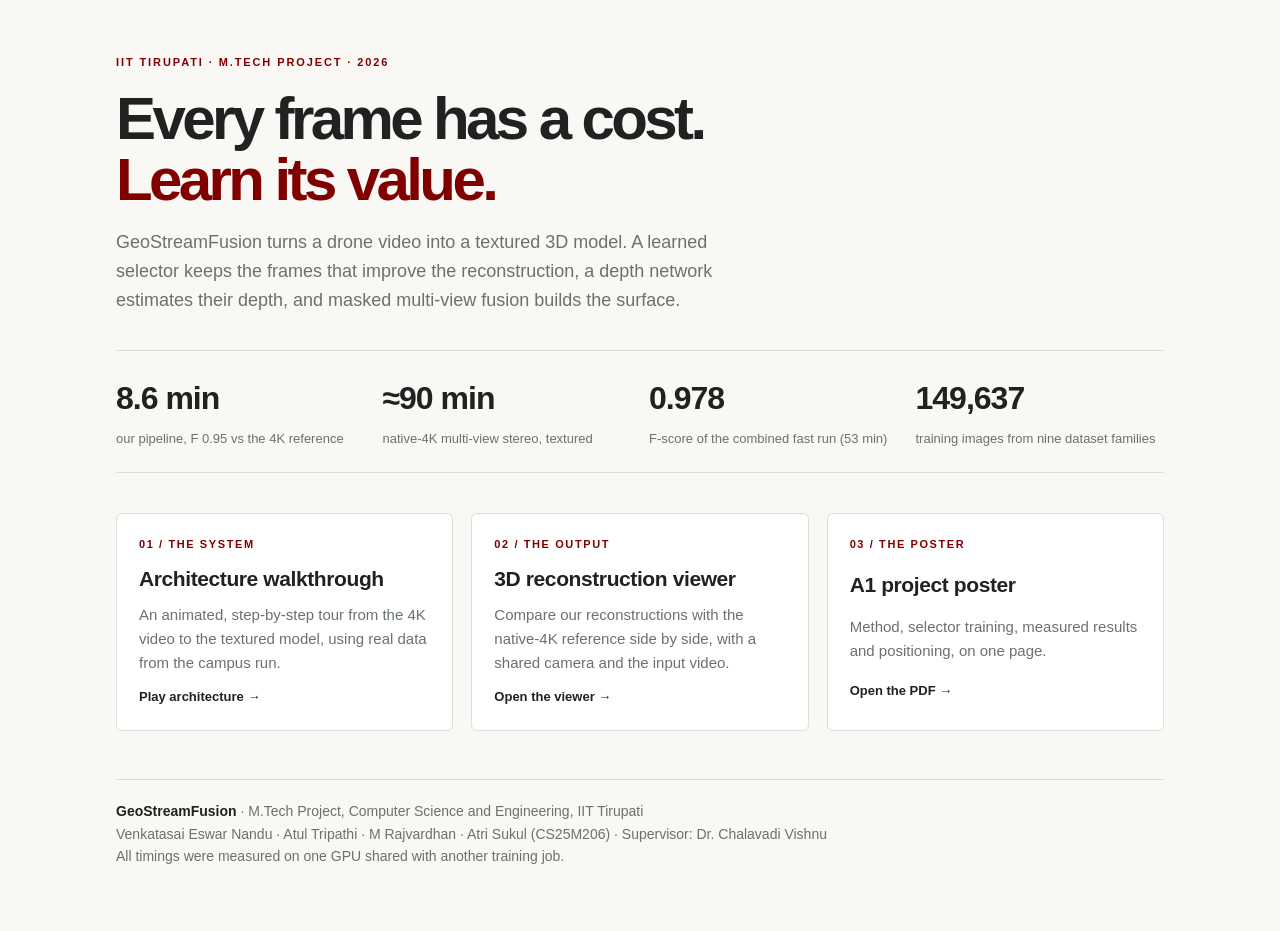
<file: legacy-index.html>
<!doctype html>
<html lang="en">
<head>
<meta charset="utf-8">
<meta name="viewport" content="width=device-width,initial-scale=1">
<title>GeoStreamFusion</title>
<style>
:root{--ink:#202121;--muted:#697171;--paper:#f9f8f4;--wine:#800000;--line:#deded6;--teal:#257e6d}
*{box-sizing:border-box}
body{margin:0;background:var(--paper);color:var(--ink);font:16px/1.6 "Segoe UI",Arial,sans-serif}
.wrap{max-width:1080px;margin:0 auto;padding:48px max(16px,env(safe-area-inset-left,0px)) 64px}
.eyebrow{font-size:11px;font-weight:750;letter-spacing:1.9px;color:var(--wine);text-transform:uppercase}
h1{font-size:clamp(36px,6vw,60px);font-weight:650;letter-spacing:-.06em;line-height:1.02;margin:14px 0 18px}
h1 em{font-style:normal;color:var(--wine)}
.lead{color:var(--muted);max-width:62ch;margin:0 0 36px;font-size:18px}
.stats{display:grid;grid-template-columns:repeat(auto-fit,minmax(200px,1fr));gap:18px;border-top:1px solid var(--line);border-bottom:1px solid var(--line);padding:22px 0;margin-bottom:40px}
.stats b{display:block;font-size:32px;font-weight:600;letter-spacing:-1px}
.stats span{font-size:13px;color:var(--muted)}
.cards{display:grid;grid-template-columns:repeat(auto-fit,minmax(280px,1fr));gap:18px}
a.card{display:grid;gap:8px;text-decoration:none;color:inherit;background:#fff;border:1px solid var(--line);border-radius:6px;padding:22px}
a.card:hover{border-color:var(--wine)}
a.card:focus-visible{outline:2px solid var(--wine);outline-offset:3px}
.card .n{font-size:11px;font-weight:750;letter-spacing:1.6px;color:var(--wine)}
.card h2{margin:0;font-size:21px;font-weight:600;letter-spacing:-.4px}
.card p{margin:0;color:var(--muted);font-size:15px}
.card .go{font-size:13px;font-weight:650;margin-top:4px}
footer{margin-top:48px;padding-top:20px;border-top:1px solid var(--line);font-size:14px;color:var(--muted)}
footer strong{color:var(--ink)}
</style>
</head>
<body>
<div class="wrap">
  <span class="eyebrow">IIT Tirupati · M.Tech Project · 2026</span>
  <h1>Every frame has a cost.<br><em>Learn its value.</em></h1>
  <p class="lead">GeoStreamFusion turns a drone video into a textured 3D model. A learned selector keeps the frames that improve the reconstruction, a depth network estimates their depth, and masked multi-view fusion builds the surface.</p>
  <div class="stats">
    <div><b>8.6 min</b><span>our pipeline, F 0.95 vs the 4K reference</span></div>
    <div><b>≈90 min</b><span>native-4K multi-view stereo, textured</span></div>
    <div><b>0.978</b><span>F-score of the combined fast run (53 min)</span></div>
    <div><b>149,637</b><span>training images from nine dataset families</span></div>
  </div>
  <div class="cards">
    <a class="card" href="architecture/"><span class="n">01 / THE SYSTEM</span><h2>Architecture walkthrough</h2><p>An animated, step-by-step tour from the 4K video to the textured model, using real data from the campus run.</p><span class="go">Play architecture →</span></a>
    <a class="card" href="viewer/"><span class="n">02 / THE OUTPUT</span><h2>3D reconstruction viewer</h2><p>Compare our reconstructions with the native-4K reference side by side, with a shared camera and the input video.</p><span class="go">Open the viewer →</span></a>
    <a class="card" href="poster/poster_GeoStreamFusion.pdf"><span class="n">03 / THE POSTER</span><h2>A1 project poster</h2><p>Method, selector training, measured results and positioning, on one page.</p><span class="go">Open the PDF →</span></a>
  </div>
  <footer><strong>GeoStreamFusion</strong> · M.Tech Project, Computer Science and Engineering, IIT Tirupati<br>Venkatasai Eswar Nandu · Atul Tripathi · M Rajvardhan · Atri Sukul (CS25M206) · Supervisor: Dr. Chalavadi Vishnu<br>All timings were measured on one GPU shared with another training job.</footer>
</div>
</body>
</html>
</file>
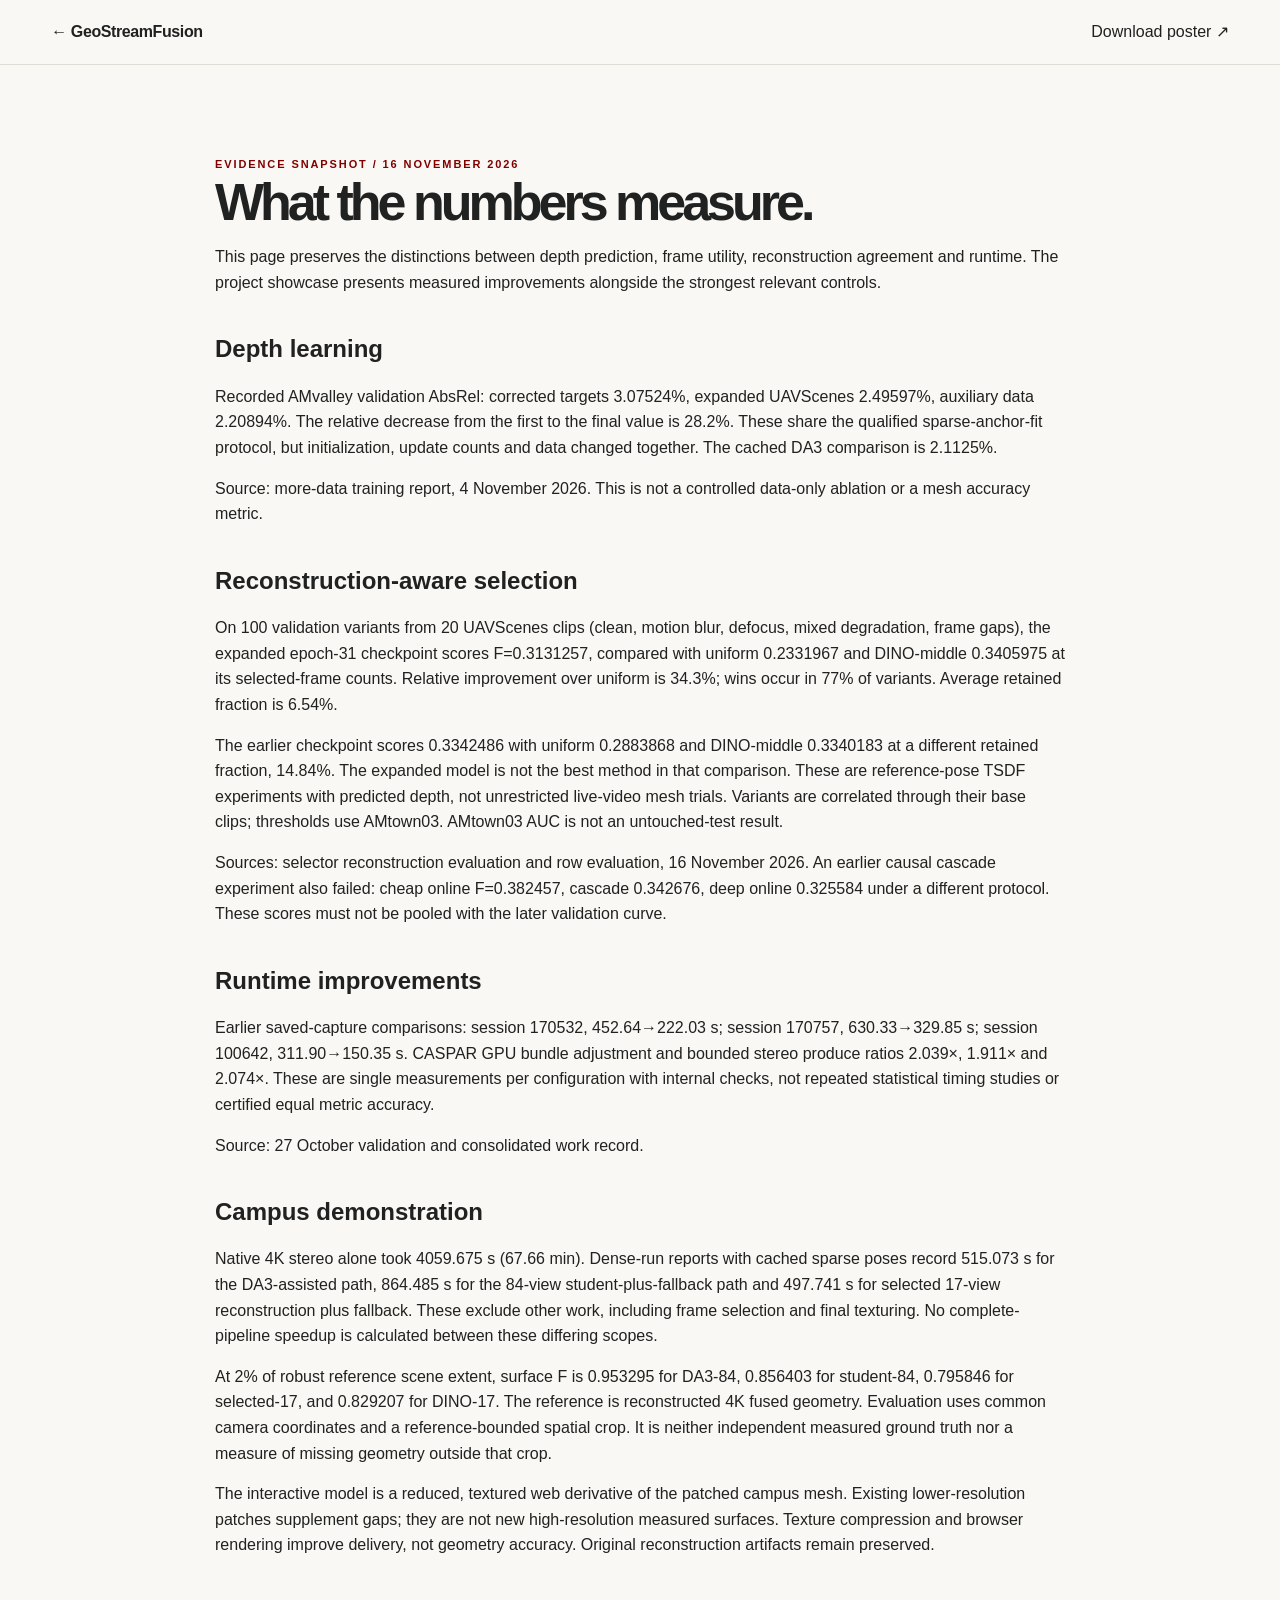
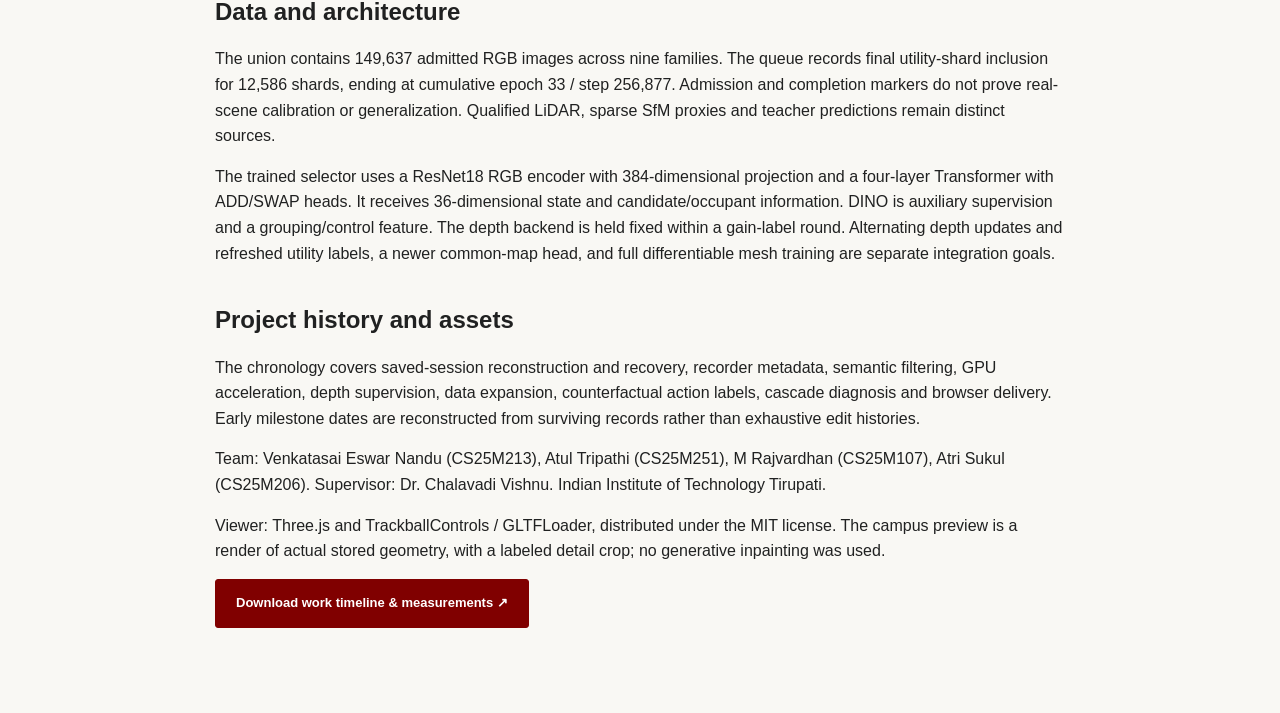
<file: methods.html>
<!doctype html><html lang="en"><head><meta charset="utf-8"><meta name="viewport" content="width=device-width,initial-scale=1"><title>GeoStreamFusion</title><link rel="stylesheet" href="style.css"></head><body><header><a class="brand" href="index.html">← GeoStreamFusion</a><a href="assets/poster.pdf">Download poster ↗</a></header><main class="section wrap methods"><span class="eyebrow">EVIDENCE SNAPSHOT / 16 NOVEMBER 2026</span><h1 style="font-size:52px">What the numbers measure.</h1><p>This page preserves the distinctions between depth prediction, frame utility, reconstruction agreement and runtime. The project showcase presents measured improvements alongside the strongest relevant controls.</p><h3>Depth learning</h3><p>Recorded AMvalley validation AbsRel: corrected targets 3.07524%, expanded UAVScenes 2.49597%, auxiliary data 2.20894%. The relative decrease from the first to the final value is 28.2%. These share the qualified sparse-anchor-fit protocol, but initialization, update counts and data changed together. The cached DA3 comparison is 2.1125%.</p><p>Source: more-data training report, 4 November 2026. This is not a controlled data-only ablation or a mesh accuracy metric.</p><h3>Reconstruction-aware selection</h3><p>On 100 validation variants from 20 UAVScenes clips (clean, motion blur, defocus, mixed degradation, frame gaps), the expanded epoch-31 checkpoint scores F=0.3131257, compared with uniform 0.2331967 and DINO-middle 0.3405975 at its selected-frame counts. Relative improvement over uniform is 34.3%; wins occur in 77% of variants. Average retained fraction is 6.54%.</p><p>The earlier checkpoint scores 0.3342486 with uniform 0.2883868 and DINO-middle 0.3340183 at a different retained fraction, 14.84%. The expanded model is not the best method in that comparison. These are reference-pose TSDF experiments with predicted depth, not unrestricted live-video mesh trials. Variants are correlated through their base clips; thresholds use AMtown03. AMtown03 AUC is not an untouched-test result.</p><p>Sources: selector reconstruction evaluation and row evaluation, 16 November 2026. An earlier causal cascade experiment also failed: cheap online F=0.382457, cascade 0.342676, deep online 0.325584 under a different protocol. These scores must not be pooled with the later validation curve.</p><h3>Runtime improvements</h3><p>Earlier saved-capture comparisons: session 170532, 452.64→222.03 s; session 170757, 630.33→329.85 s; session 100642, 311.90→150.35 s. CASPAR GPU bundle adjustment and bounded stereo produce ratios 2.039×, 1.911× and 2.074×. These are single measurements per configuration with internal checks, not repeated statistical timing studies or certified equal metric accuracy.</p><p>Source: 27 October validation and consolidated work record.</p><h3>Campus demonstration</h3><p>Native 4K stereo alone took 4059.675 s (67.66 min). Dense-run reports with cached sparse poses record 515.073 s for the DA3-assisted path, 864.485 s for the 84-view student-plus-fallback path and 497.741 s for selected 17-view reconstruction plus fallback. These exclude other work, including frame selection and final texturing. No complete-pipeline speedup is calculated between these differing scopes.</p><p>At 2% of robust reference scene extent, surface F is 0.953295 for DA3-84, 0.856403 for student-84, 0.795846 for selected-17, and 0.829207 for DINO-17. The reference is reconstructed 4K fused geometry. Evaluation uses common camera coordinates and a reference-bounded spatial crop. It is neither independent measured ground truth nor a measure of missing geometry outside that crop.</p><p>The interactive model is a reduced, textured web derivative of the patched campus mesh. Existing lower-resolution patches supplement gaps; they are not new high-resolution measured surfaces. Texture compression and browser rendering improve delivery, not geometry accuracy. Original reconstruction artifacts remain preserved.</p><h3>Data and architecture</h3><p>The union contains 149,637 admitted RGB images across nine families. The queue records final utility-shard inclusion for 12,586 shards, ending at cumulative epoch 33 / step 256,877. Admission and completion markers do not prove real-scene calibration or generalization. Qualified LiDAR, sparse SfM proxies and teacher predictions remain distinct sources.</p><p>The trained selector uses a ResNet18 RGB encoder with 384-dimensional projection and a four-layer Transformer with ADD/SWAP heads. It receives 36-dimensional state and candidate/occupant information. DINO is auxiliary supervision and a grouping/control feature. The depth backend is held fixed within a gain-label round. Alternating depth updates and refreshed utility labels, a newer common-map head, and full differentiable mesh training are separate integration goals.</p><h3>Project history and assets</h3><p>The chronology covers saved-session reconstruction and recovery, recorder metadata, semantic filtering, GPU acceleration, depth supervision, data expansion, counterfactual action labels, cascade diagnosis and browser delivery. Early milestone dates are reconstructed from surviving records rather than exhaustive edit histories.</p><p>Team: Venkatasai Eswar Nandu (CS25M213), Atul Tripathi (CS25M251), M Rajvardhan (CS25M107), Atri Sukul (CS25M206). Supervisor: Dr. Chalavadi Vishnu. Indian Institute of Technology Tirupati.</p><p>Viewer: Three.js and TrackballControls / GLTFLoader, distributed under the MIT license. The campus preview is a render of actual stored geometry, with a labeled detail crop; no generative inpainting was used.</p><p><a class="button primary" href="assets/work-and-measurements.pdf">Download work timeline & measurements ↗</a></p></main></body></html>
</file>
<file: style.css>
:root{--ink:#202121;--muted:#697171;--paper:#f9f8f4;--wine:#800000;--line:#deded6;--teal:#257e6d}*{box-sizing:border-box}html{scroll-behavior:smooth;scroll-padding-top:90px}body{margin:0;background:var(--paper);color:var(--ink);font:16px/1.6 'Segoe UI',Arial,sans-serif}a{color:inherit;text-decoration:none}button,a,input{touch-action:manipulation}button{font:inherit;cursor:pointer}button:focus-visible,a:focus-visible,summary:focus-visible{outline:3px solid #009fbb;outline-offset:5px}.skip{position:fixed;top:-100px;left:10px;z-index:100;background:white;padding:10px}.skip:focus{top:10px}header{position:sticky;top:0;z-index:20;display:flex;align-items:center;justify-content:space-between;gap:20px;padding:19px 4vw;background:#f9f8f4f5;border-bottom:1px solid var(--line);backdrop-filter:blur(12px)}.brand{display:flex;gap:13px;align-items:center;font-weight:750;letter-spacing:-.4px}.brand-mark{background:var(--wine);color:white;padding:3px 8px;font-size:20px}.brand-mark span{opacity:.65}nav{display:flex;gap:26px;font-size:13px;font-weight:650}nav a:hover{color:var(--wine)}.wrap{width:min(1220px,92%);margin:auto}.hero{padding-top:55px}.eyebrow{font-size:11px;font-weight:750;letter-spacing:1.9px;color:var(--wine);text-transform:uppercase}.dot{display:inline-block;height:7px;width:7px;background:var(--wine);border-radius:100%;margin-right:8px}.hero-grid{display:grid;grid-template-columns:1.15fr 1fr;align-items:center;gap:70px;margin:22px 0 40px}h1,h2,h3,p{margin:0}h1{font-size:clamp(46px,5.8vw,80px);line-height:1.04;letter-spacing:-4px;font-weight:650}h1 em{font-family:Georgia,serif;font-weight:400;color:var(--wine)}.hero-copy>p{font-size:19px;line-height:1.7}.small,small{font-size:12px;line-height:1.6;color:var(--muted)}.hero-copy .small{font-size:12px;margin-top:22px;max-width:370px}.actions{display:flex;align-items:center;gap:22px;flex-wrap:wrap;margin-top:25px}.button{display:inline-flex;align-items:center;gap:20px;padding:13px 20px;border:1px solid var(--line);background:transparent;border-radius:3px;font-weight:650;font-size:13px}.primary{background:var(--wine);color:white;border-color:var(--wine)}.primary:hover{background:#a11313}.text-link{font-size:13px;border-bottom:1px solid var(--ink)}.hero-image{position:relative;background:black;overflow:hidden}.hero-image img{width:100%;height:auto;display:block}.image-label,.image-note{position:absolute;bottom:15px;background:#101111bf;color:#fff;padding:5px 12px;font-size:10px;letter-spacing:1px}.image-label{left:15px}.image-note{right:15px}.headline-stats{display:grid;grid-template-columns:repeat(3,1fr);border-bottom:1px solid var(--line);padding:35px 0;gap:30px}.headline-stats>div{padding-right:20px;border-right:1px solid var(--line)}.headline-stats>div:last-child{border:0}.headline-stats strong{font-size:43px;font-weight:600;letter-spacing:-1.8px}.headline-stats strong span{font-size:24px}.headline-stats p{font-size:13px;margin-top:7px}.section{padding-top:85px;padding-bottom:85px}.section-top{display:flex;align-items:center;justify-content:space-between;gap:20px;margin-bottom:22px}.section-top>a{font-size:12px;text-decoration:underline}.tag{font-size:11px;border:1px solid var(--line);padding:4px 10px;border-radius:20px;color:var(--muted)}h2{font-size:clamp(32px,4vw,49px);font-weight:550;line-height:1.13;letter-spacing:-1.8px;margin:18px 0 24px}.intro{max-width:740px;color:var(--muted);font-size:17px}.flow-controls{display:flex;align-items:center;gap:20px;margin:30px 0 18px}.flow-controls>span{font-size:12px;color:var(--muted)}.flow{display:grid;grid-template-columns:repeat(6,1fr);gap:8px}.stage{border:1px solid var(--line);background:transparent;text-align:left;padding:18px 13px;min-width:0}.stage b{font-size:12px;color:var(--wine);display:block;margin-bottom:20px}.stage strong{font-size:14px;display:block}.stage small{display:block;font-size:10px;margin-top:5px}.stage.active{background:var(--wine);color:white;border-color:var(--wine)}.stage.active b,.stage.active small{color:#f0cbcb}.stage-description{display:flex;gap:25px;padding:24px 0 30px;border-bottom:1px solid var(--line);min-height:138px}.stage-description>span{font-size:40px;line-height:1.2;color:#b5b7b1}.stage-description h3{font-size:19px}.stage-description p{font-size:14px;max-width:800px;color:var(--muted);margin-top:6px}.training-grid{display:grid;grid-template-columns:1fr 1fr;gap:70px;margin-top:35px}.equation{font:32px Georgia,serif;color:var(--wine);margin:20px 0}.training-grid p{font-size:14px;margin-top:12px}.training-grid .small{font-size:12px}.training-spec{border-left:2px solid var(--wine);padding-left:25px}.training-spec h3{font-size:19px}ul{padding-left:18px}li{margin:10px 0;font-size:14px}.results{background:#ededE7}.tabs{display:flex;gap:10px;margin-top:35px;border-bottom:1px solid #cbcfc6}.tabs button{border:0;background:none;padding:13px 20px;font-size:14px;border-bottom:3px solid transparent}.tabs button[aria-selected=true]{border-bottom-color:var(--wine);color:var(--wine);font-weight:700}.result-panel{display:grid;grid-template-columns:1fr 1.15fr;gap:70px;padding-top:36px;min-height:320px}.result-panel[hidden]{display:none}.result-kicker{font-size:10px;font-weight:700;letter-spacing:1.2px;color:var(--wine)}.result-panel h3{font-size:33px;font-weight:550;line-height:1.18;letter-spacing:-.9px;margin:15px 0}.result-panel p{font-size:14px;margin:15px 0}.result-panel .small{font-size:12px}.bar-chart{padding:18px 0}.bar-row{margin:0 0 23px}.bar-row>span{font-size:13px}.bar-row>div{height:37px;display:flex;align-items:center;gap:9px;margin-top:5px}.bar-row i{display:block;background:var(--wine);height:28px}.bar-row b{font-size:13px;font-weight:600}.table-scroll{overflow-x:auto}table{width:100%;border-collapse:collapse;font-size:13px;text-align:left}caption{text-align:left;font-size:12px;color:var(--muted);padding-bottom:15px}td,th{padding:12px 9px;border-bottom:1px solid var(--line)}th{font-size:11px;text-transform:uppercase;letter-spacing:.4px}td:last-child,th:last-child{text-align:right}.highlight{background:#8000000a;color:var(--wine);font-weight:700}.viewer{margin-top:30px;background:#000;position:relative;min-height:340px;aspect-ratio:2.1;overflow:hidden}.viewer>img{height:100%;width:100%;object-fit:cover;position:absolute;inset:0}.viewer-overlay{position:absolute;inset:0;display:flex;align-items:center;justify-content:center;flex-direction:column;gap:12px;background:#0003}.viewer-overlay>span{background:#000b;color:white;padding:4px 10px;font-size:12px}#canvas-host{position:absolute;inset:0}canvas{display:block}#viewer-tools{position:absolute;bottom:15px;left:15px;display:flex;gap:8px}#viewer-tools[hidden]{display:none}#viewer-tools button{background:#171b20;color:#fff;border:1px solid #444;padding:8px 12px;font-size:12px;border-radius:4px}#viewer-status{font-size:13px;margin:12px 0}details{border-top:1px solid var(--line);border-bottom:1px solid var(--line);padding:20px 0;margin-top:27px}summary{cursor:pointer;font-weight:650;font-size:15px}details table{margin:20px 0}details p{max-width:950px}.data-section{background:#191c1b;color:#f7f8f2}.data-grid{display:grid;grid-template-columns:1fr 1fr;gap:100px}.data-section .eyebrow{color:#e7a4a4}.data-section h2{margin-top:25px}.data-section p{margin:20px 0;color:#c0c9c2;font-size:15px}.data-section .small,.data-section caption{color:#9caaa1;font-size:12px}.data-section td,.data-section th{border-color:#38413b}.data-section tfoot{color:#efb0a8}.timeline{border-left:1px solid #c9ccc3;margin-top:45px;padding-left:32px;display:grid;grid-template-columns:1fr 1fr;gap:34px 50px}.timeline article{position:relative}.timeline article:before{content:'';position:absolute;left:-37px;top:8px;width:9px;height:9px;background:var(--wine);border-radius:50%}.timeline time{color:var(--wine);font-size:10px;font-weight:750;letter-spacing:1px}.timeline h3{font-size:20px;margin:8px 0}.timeline p{color:var(--muted);font-size:14px}.next{margin-top:50px;padding:30px;background:#eeeee7;border-left:3px solid var(--wine)}.next h3{font-size:24px;margin:12px 0}.next p{max-width:900px;font-size:14px}.downloads{background:#eeeae1}.download-grid{display:grid;grid-template-columns:repeat(3,1fr);gap:18px;margin-top:35px}.download{border-top:2px solid var(--wine);padding:22px 0;display:flex;flex-direction:column;gap:15px}.download>span{font-size:10px;letter-spacing:1px;color:var(--muted)}.download strong{font-size:19px;font-weight:600}.download:hover strong{color:var(--wine)}footer{display:flex;justify-content:space-between;align-items:center;gap:30px;padding:40px 0;font-size:12px}footer>div{display:flex;gap:25px;align-items:center}footer img{width:82px;height:auto}footer p{line-height:1.8}.methods{max-width:850px}.methods h3{margin-top:35px;font-size:24px}.methods p{margin-top:15px}.methods li{font-size:16px}
@media(max-width:850px){nav{gap:14px}nav a{font-size:11px}.hero-grid{gap:30px}h1{letter-spacing:-2.5px}.hero-copy>p{font-size:16px}.flow{grid-template-columns:repeat(3,1fr)}.training-grid,.result-panel{gap:30px}.data-grid{gap:40px}.headline-stats strong{font-size:32px}.download strong{font-size:16px}}
@media(max-width:600px){header{padding:15px 4%;flex-wrap:wrap;gap:12px;position:relative}nav{width:100%;justify-content:space-between}.hero{padding-top:33px}.hero-grid{grid-template-columns:1fr;gap:25px}h1{font-size:54px}.hero-image img{height:240px;object-fit:cover}.image-note{display:none}.headline-stats{gap:12px}.headline-stats strong{font-size:26px}.headline-stats strong span{font-size:15px}.headline-stats p{font-size:11px}.headline-stats small{font-size:10px}.section{padding-top:55px;padding-bottom:55px}h2{font-size:35px}.section-top{align-items:flex-start}.training-grid,.result-panel,.data-grid{grid-template-columns:1fr}.flow-controls{flex-wrap:wrap;gap:10px}.stage{padding:13px 9px}.stage strong{font-size:12px}.stage b{margin-bottom:10px}.stage small{font-size:9px}.tabs button{font-size:12px;padding:12px 9px}.tabs{gap:0}.viewer{min-height:320px;aspect-ratio:1.1}.timeline{grid-template-columns:1fr}.download-grid{grid-template-columns:1fr;gap:0}footer{flex-direction:column;align-items:flex-start}.result-panel{gap:10px}.hero-copy .small{max-width:100%}.intro{font-size:15px}}
@media(prefers-reduced-motion:reduce){html{scroll-behavior:auto}}

/* Keep retry controls above an already displayed partial model. */
.viewer-overlay{z-index:3}

.architecture-legend{display:flex;flex-wrap:wrap;gap:10px;margin:24px 0 18px;font-size:12px;font-weight:650}
.architecture-legend span{padding:5px 10px;border-left:5px solid var(--role);background:var(--tint)}
.role-pose,[data-role="pose"]{--role:#225b9b;--tint:#eaf2fc}
.role-selector,[data-role="selector"]{--role:#800000;--tint:#f9eaea}
.role-depth,[data-role="depth"]{--role:#97500c;--tint:#fff2dd}
.role-fusion,[data-role="fusion"]{--role:#176c58;--tint:#e5f5ef}
.role-export,[data-role="export"]{--role:#674195;--tint:#f2ecfb}
.stage[data-role]{background:var(--tint);border-top:5px solid var(--role);color:var(--role)}
.stage[data-role] small{color:#3c4347}.stage[data-role].active{box-shadow:inset 0 0 0 2px var(--role);background:var(--tint);color:var(--role)}
.action-equations{display:grid;gap:12px;margin:16px 0}.action-equations>div{border-left:3px solid #800000;padding:8px 12px;background:#f9eeee;min-width:0}
.action-equations b{font-size:13px;display:block}.action-equations code{display:block;font-size:clamp(10px,1.4vw,15px);white-space:normal;overflow-wrap:anywhere}
.walkthrough-panel{margin-top:36px;padding-top:24px;border-top:1px solid var(--line)}.walkthrough-panel h3{font-size:25px}.walkthrough-panel .button{margin:16px 0}.walkthrough-frame{width:100%;height:790px;border:1px solid var(--line);border-radius:6px;background:var(--paper)}
@media(max-width:600px){.walkthrough-frame{height:720px}}

.walkthrough-frame{display:block;overflow:hidden;height:900px}

/* Match utility equations to selector blocks 2–3 and the evaluation note to fusion block 5. */
.action-equations,.action-equations code,.selector-equation-key{color:#800000}.selector-equation-key{font-size:13px;font-weight:650}.fusion-equation-key{color:#176c58}

.seva-header{display:flex;align-items:center;margin-right:auto}.seva-header img{width:58px;height:58px;object-fit:contain}footer .seva-footer{width:85px;height:auto}@media(max-width:600px){.seva-header{margin-right:0;margin-left:auto}.seva-header img{width:48px;height:48px}}
</file>
